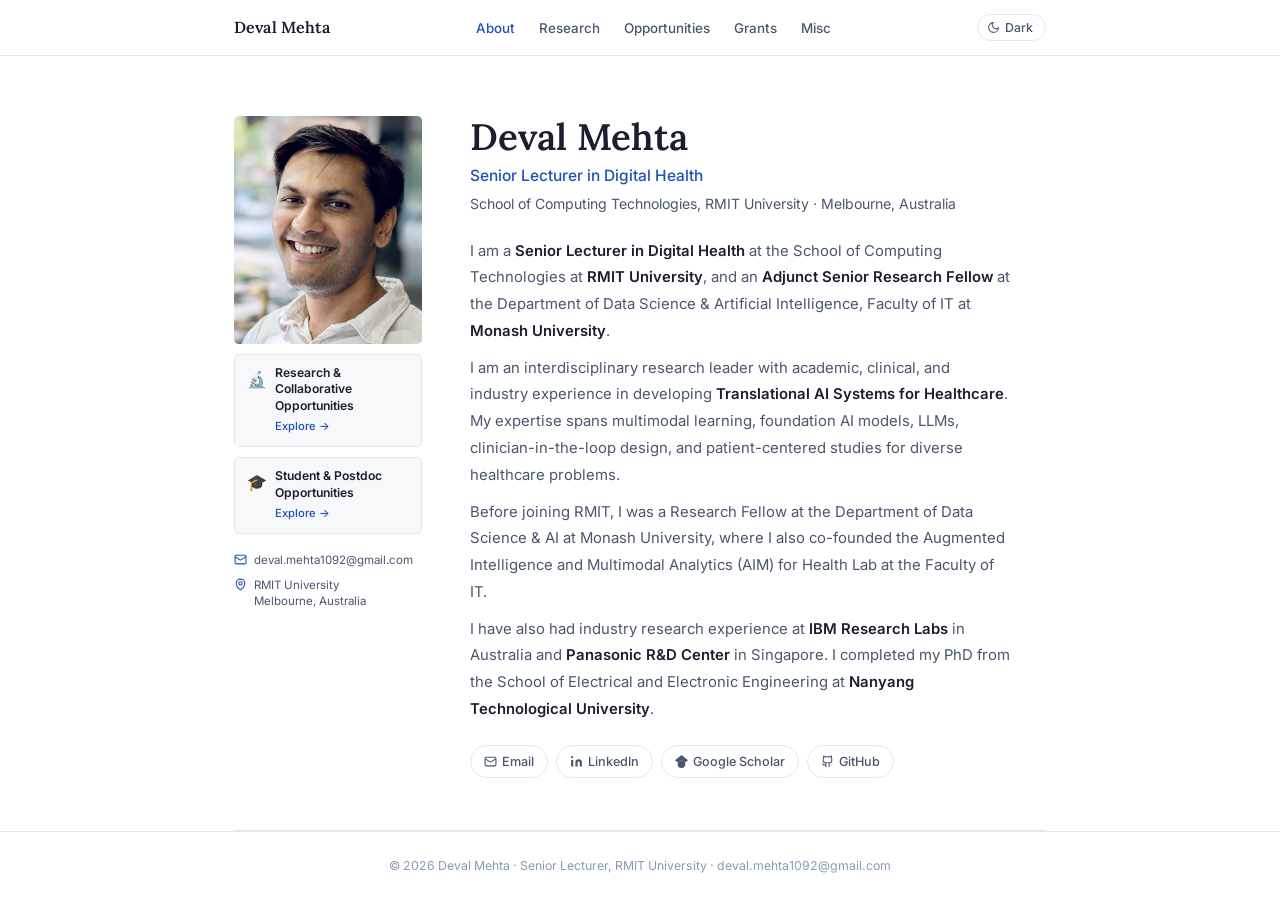
<file: index.html>
<!DOCTYPE html>
<html lang="en" data-theme="light">
<head>
<meta charset="UTF-8"><meta name="viewport" content="width=device-width, initial-scale=1.0">
<meta name="description" content="Deval Mehta, PhD — Senior Lecturer in Digital Health at RMIT University. AI for Healthcare research.">
<title>About | Deval Mehta</title>
<script>(function(){var t=localStorage.getItem('theme');if(t)document.documentElement.setAttribute('data-theme',t);})()</script>
<link rel="preconnect" href="https://fonts.googleapis.com"><link rel="preconnect" href="https://fonts.gstatic.com" crossorigin>
<link href="https://fonts.googleapis.com/css2?family=Inter:wght@400;500;600&family=Lora:ital,wght@0,600;1,400&display=swap" rel="stylesheet">
<link rel="stylesheet" href="style.css">
</head><body>
<nav class="nav"><div class="nav-inner"><a href="index.html" class="nav-brand">Deval Mehta</a><ul class="nav-links">
<li><a href="index.html" class="active">About</a></li>
<li><a href="research.html">Research</a></li>
<li><a href="opportunities.html">Opportunities</a></li>
<li><a href="grants.html">Grants</a></li>
<li><a href="misc.html">Misc</a></li>
</ul><div class="nav-right"><button class="theme-btn" id="theme-btn" onclick="toggleTheme()" aria-label="Toggle theme"><svg viewBox="0 0 24 24" fill="none" stroke="currentColor" stroke-width="2"><path d="M21 12.79A9 9 0 1 1 11.21 3 7 7 0 0 0 21 12.79z"/></svg><span>Dark</span></button><button class="nav-toggle" id="nav-btn" aria-label="Menu"><svg width="20" height="20" viewBox="0 0 24 24" fill="none" stroke="currentColor" stroke-width="2"><line x1="3" y1="6" x2="21" y2="6"/><line x1="3" y1="12" x2="21" y2="12"/><line x1="3" y1="18" x2="21" y2="18"/></svg></button></div></div></nav>
<div class="nav-drawer" id="nav-drawer">
<a href="index.html" class="active">About</a>
<a href="research.html">Research</a>
<a href="opportunities.html">Opportunities</a>
<a href="grants.html">Grants</a>
<a href="misc.html">Misc</a>
</div>
<main>
<div class="page">
  <section class="hero">
    <div class="hero-inner">

      <div class="hero-left">
        <div class="hero-photo">
          <div class="hero-img"><img src="profile.jpg" alt="Deval Mehta"></div>
        </div>
        <a href="research.html" class="hero-cta-sm">
          <span class="hero-cta-sm-icon">&#128300;</span>
          <div>
            <div class="hero-cta-sm-title">Research &amp; Collaborative Opportunities</div>
            <div class="hero-cta-sm-arr">Explore &rarr;</div>
          </div>
        </a>
        <a href="opportunities.html" class="hero-cta-sm">
          <span class="hero-cta-sm-icon">&#127891;</span>
          <div>
            <div class="hero-cta-sm-title">Student &amp; Postdoc Opportunities</div>
            <div class="hero-cta-sm-arr">Explore &rarr;</div>
          </div>
        </a>
        <!-- Email & Location fill remaining left-column space -->
        <div class="hero-contact">
          <div class="hero-contact-row">
            <svg viewBox="0 0 24 24" fill="none" stroke="currentColor" stroke-width="2"><rect x="2" y="4" width="20" height="16" rx="2"/><path d="m22 7-8.97 5.7a1.94 1.94 0 0 1-2.06 0L2 7"/></svg>
            <a href="mailto:deval.mehta1092@gmail.com">deval.mehta1092@gmail.com</a>
          </div>
          <div class="hero-contact-row">
            <svg viewBox="0 0 24 24" fill="none" stroke="currentColor" stroke-width="2"><path d="M20 10c0 6-8 12-8 12s-8-6-8-12a8 8 0 0 1 16 0Z"/><circle cx="12" cy="10" r="3"/></svg>
            <span>RMIT University<br>Melbourne, Australia</span>
          </div>
        </div>
      </div>

      <div class="hero-body">
        <h1 class="hero-name">Deval Mehta</h1>
        <p class="hero-role">Senior Lecturer in Digital Health</p>
        <p class="hero-affil">School of Computing Technologies, RMIT University &middot; Melbourne, Australia</p>
        <div class="hero-bio">
          <p>I am a <strong>Senior Lecturer in Digital Health</strong> at the School of Computing Technologies at <strong>RMIT University</strong>, and an <strong>Adjunct Senior Research Fellow</strong> at the Department of Data Science &amp; Artificial Intelligence, Faculty of IT at <strong>Monash University</strong>.</p>
          <p>I am an interdisciplinary research leader with academic, clinical, and industry experience in developing <strong>Translational AI Systems for Healthcare</strong>. My expertise spans multimodal learning, foundation AI models, LLMs, clinician-in-the-loop design, and patient-centered studies for diverse healthcare problems.</p>
          <p>Before joining RMIT, I was a Research Fellow at the Department of Data Science &amp; AI at Monash University, where I also co-founded the Augmented Intelligence and Multimodal Analytics (AIM) for Health Lab at the Faculty of IT.</p>
          <p>I have also had industry research experience at <strong>IBM Research Labs</strong> in Australia and <strong>Panasonic R&amp;D Center</strong> in Singapore. I completed my PhD from the School of Electrical and Electronic Engineering at <strong>Nanyang Technological University</strong>.</p>
        </div>
        <div class="hero-links">
          <a href="mailto:deval.mehta1092@gmail.com" class="hlink"><svg viewBox="0 0 24 24" fill="none" stroke="currentColor" stroke-width="2"><rect x="2" y="4" width="20" height="16" rx="2"/><path d="m22 7-8.97 5.7a1.94 1.94 0 0 1-2.06 0L2 7"/></svg>Email</a>
          <a href="https://linkedin.com/in/mehtadeval" target="_blank" class="hlink"><svg viewBox="0 0 24 24" fill="currentColor" stroke="none"><path d="M16 8a6 6 0 0 1 6 6v7h-4v-7a2 2 0 0 0-4 0v7h-4v-7a6 6 0 0 1 6-6zM2 9h4v12H2z"/><circle cx="4" cy="4" r="2"/></svg>LinkedIn</a>
          <a href="https://scholar.google.co.in/citations?user=bbyetzcAAAAJ&hl=en" target="_blank" class="hlink"><svg viewBox="0 0 24 24" fill="currentColor" stroke="none"><path d="M5.242 13.769 0 9.5 12 0l12 9.5-5.242 4.269C17.548 11.249 14.978 9.5 12 9.5c-2.977 0-5.548 1.748-6.758 4.269zM12 10a7 7 0 1 0 0 14 7 7 0 0 0 0-14z"/></svg>Google Scholar</a>
          <a href="https://github.com/deval-mehta" target="_blank" class="hlink"><svg viewBox="0 0 24 24" fill="none" stroke="currentColor" stroke-width="2"><path d="M15 22v-4a4.8 4.8 0 0 0-1-3.5c3 0 6-2 6-5.5.08-1.25-.27-2.48-1-3.5.28-1.15.28-2.35 0-3.5 0 0-1 0-3 1.5-2.64-.5-5.36-.5-8 0C6 2 5 2 5 2c-.3 1.15-.3 2.35 0 3.5A5.403 5.403 0 0 0 4 9c0 3.5 3 5.5 6 5.5-.39.49-.68 1.05-.85 1.65S9 17.23 9 18v4"/><path d="M9 18c-4.51 2-5-2-7-2"/></svg>GitHub</a>
        </div>
      </div>

    </div>
  </section>
</div>
</main>
<footer class="footer"><div class="page"><p>&copy; 2026 Deval Mehta &middot; Senior Lecturer, RMIT University &middot; <a href="mailto:deval.mehta1092@gmail.com">deval.mehta1092@gmail.com</a></p></div></footer>
<script>document.getElementById('nav-btn').addEventListener('click',()=>document.getElementById('nav-drawer').classList.toggle('open'));
var SUN='<svg viewBox="0 0 24 24" fill="none" stroke="currentColor" stroke-width="2"><circle cx="12" cy="12" r="4"/><path d="M12 2v2M12 20v2M4.93 4.93l1.41 1.41M17.66 17.66l1.41 1.41M2 12h2M20 12h2M6.34 17.66l-1.41 1.41M19.07 4.93l-1.41 1.41"/></svg><span>Light</span>';
var MOON='<svg viewBox="0 0 24 24" fill="none" stroke="currentColor" stroke-width="2"><path d="M21 12.79A9 9 0 1 1 11.21 3 7 7 0 0 0 21 12.79z"/></svg><span>Dark</span>';
function updateBtn(t){var b=document.getElementById('theme-btn');if(b)b.innerHTML=t==='dark'?SUN:MOON;}
function toggleTheme(){var c=document.documentElement.getAttribute('data-theme')||'light';var n=c==='dark'?'light':'dark';document.documentElement.setAttribute('data-theme',n);localStorage.setItem('theme',n);updateBtn(n);}
updateBtn(document.documentElement.getAttribute('data-theme')||'light');</script></body></html>
</file>
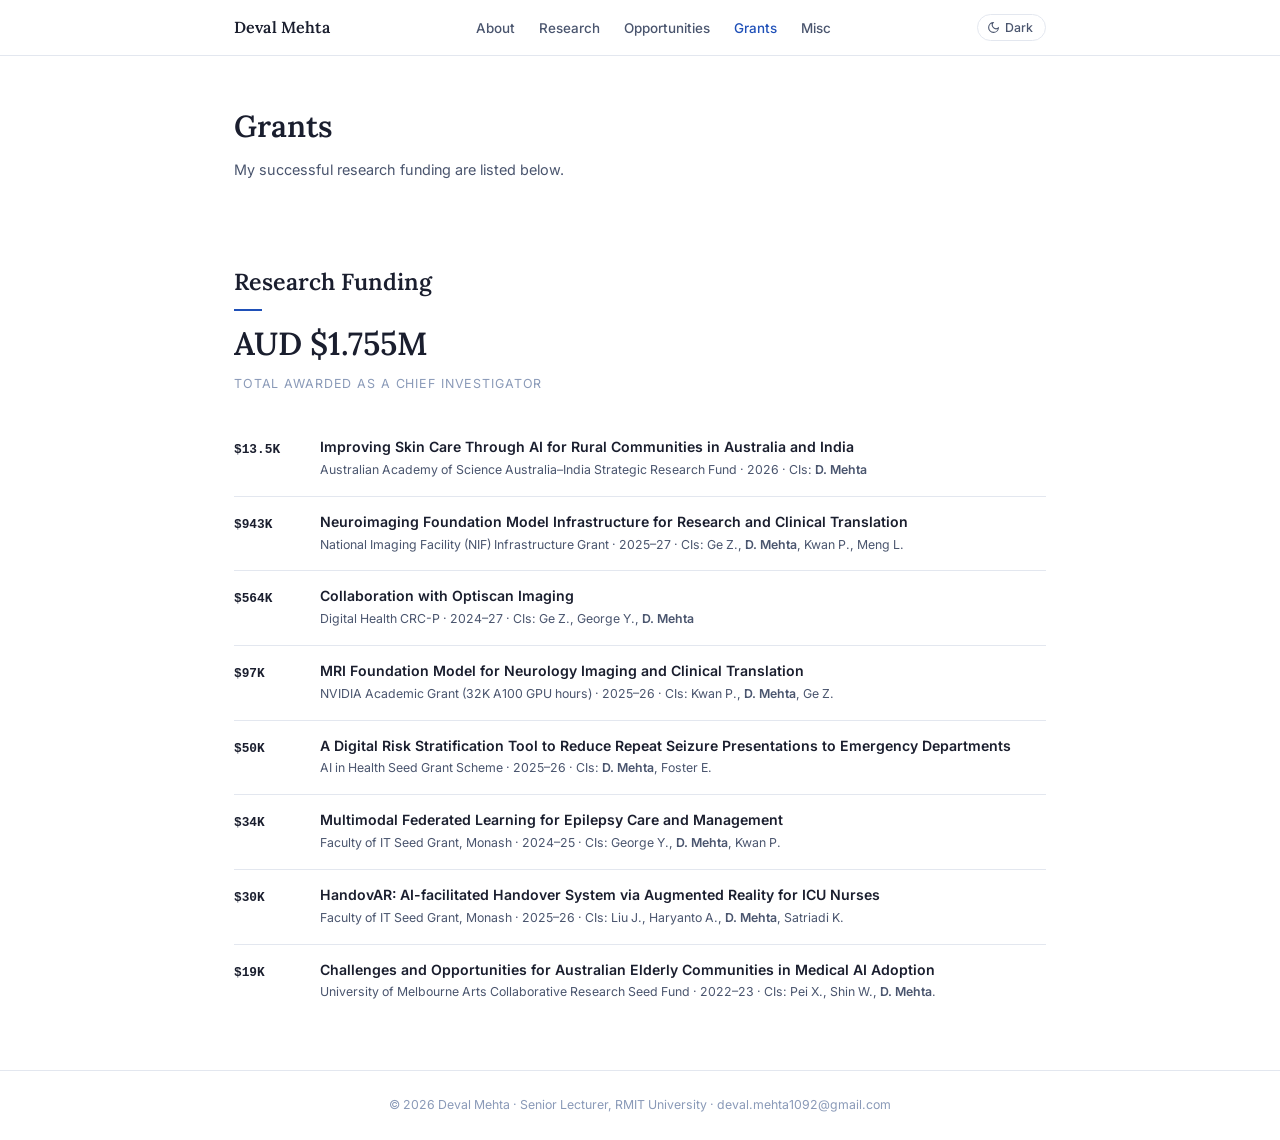
<file: grants.html>
<!DOCTYPE html>
<html lang="en" data-theme="light">
<head>
<meta charset="UTF-8"><meta name="viewport" content="width=device-width, initial-scale=1.0">
<meta name="description" content="Research grants and patents — Deval Mehta, RMIT University.">
<title>Research Funding | Deval Mehta</title>
<script>(function(){var t=localStorage.getItem('theme');if(t)document.documentElement.setAttribute('data-theme',t);})()</script>
<link rel="preconnect" href="https://fonts.googleapis.com"><link rel="preconnect" href="https://fonts.gstatic.com" crossorigin>
<link href="https://fonts.googleapis.com/css2?family=Inter:wght@400;500;600&family=Lora:ital,wght@0,600;1,400&display=swap" rel="stylesheet">
<link rel="stylesheet" href="style.css">
</head><body>
<nav class="nav"><div class="nav-inner"><a href="index.html" class="nav-brand">Deval Mehta</a><ul class="nav-links">
      <li><a href="index.html">About</a></li>
      <li><a href="research.html">Research</a></li>
      <li><a href="opportunities.html">Opportunities</a></li>
      <li><a href="grants.html" class="active">Grants</a></li>
      <li><a href="misc.html">Misc</a></li>
</ul><div class="nav-right"><button class="theme-btn" id="theme-btn" onclick="toggleTheme()" aria-label="Toggle theme"><svg viewBox="0 0 24 24" fill="none" stroke="currentColor" stroke-width="2"><path d="M21 12.79A9 9 0 1 1 11.21 3 7 7 0 0 0 21 12.79z"/></svg><span>Dark</span></button><button class="nav-toggle" id="nav-btn" aria-label="Menu"><svg width="20" height="20" viewBox="0 0 24 24" fill="none" stroke="currentColor" stroke-width="2"><line x1="3" y1="6" x2="21" y2="6"/><line x1="3" y1="12" x2="21" y2="12"/><line x1="3" y1="18" x2="21" y2="18"/></svg></button></div></div></nav>
<div class="nav-drawer" id="nav-drawer">
  <a href="index.html">About</a>
  <a href="research.html">Research</a>
  <a href="opportunities.html">Opportunities</a>
  <a href="grants.html" class="active">Grants</a>
  <a href="misc.html">Misc</a>
</div>
<main><div class="page">
<div class="page-hdr"><h1>Grants</h1><p>My successful research funding are listed below.</p></div>
<section class="sec">
<h2 class="sec-title">Research Funding</h2>
<div style="margin-bottom:28px"><div class="grants-total">AUD $1.755M</div><div class="grants-sub">Total awarded as a Chief Investigator</div></div>
<div class="grant-row"><div class="grant-amt">$13.5K</div><div><div class="grant-title">Improving Skin Care Through AI for Rural Communities in Australia and India</div><div class="grant-meta">Australian Academy of Science Australia&ndash;India Strategic Research Fund &middot; 2026 &middot; CIs: <strong>D. Mehta</strong></div></div></div>
<div class="grant-row"><div class="grant-amt">$943K</div><div><div class="grant-title">Neuroimaging Foundation Model Infrastructure for Research and Clinical Translation</div><div class="grant-meta">National Imaging Facility (NIF) Infrastructure Grant &middot; 2025&ndash;27 &middot; CIs: Ge Z., <strong>D. Mehta</strong>, Kwan P., Meng L.</div></div></div>
<div class="grant-row"><div class="grant-amt">$564K</div><div><div class="grant-title">Collaboration with Optiscan Imaging</div><div class="grant-meta">Digital Health CRC-P &middot; 2024&ndash;27 &middot; CIs: Ge Z., George Y., <strong>D. Mehta</strong></div></div></div>
<div class="grant-row"><div class="grant-amt">$97K</div><div><div class="grant-title">MRI Foundation Model for Neurology Imaging and Clinical Translation</div><div class="grant-meta">NVIDIA Academic Grant (32K A100 GPU hours) &middot; 2025&ndash;26 &middot; CIs: Kwan P., <strong>D. Mehta</strong>, Ge Z.</div></div></div>
<div class="grant-row"><div class="grant-amt">$50K</div><div><div class="grant-title">A Digital Risk Stratification Tool to Reduce Repeat Seizure Presentations to Emergency Departments</div><div class="grant-meta">AI in Health Seed Grant Scheme &middot; 2025&ndash;26 &middot; CIs: <strong>D. Mehta</strong>, Foster E.</div></div></div>
<div class="grant-row"><div class="grant-amt">$34K</div><div><div class="grant-title">Multimodal Federated Learning for Epilepsy Care and Management</div><div class="grant-meta">Faculty of IT Seed Grant, Monash &middot; 2024&ndash;25 &middot; CIs: George Y., <strong>D. Mehta</strong>, Kwan P.</div></div></div>
<div class="grant-row"><div class="grant-amt">$30K</div><div><div class="grant-title">HandovAR: AI-facilitated Handover System via Augmented Reality for ICU Nurses</div><div class="grant-meta">Faculty of IT Seed Grant, Monash &middot; 2025&ndash;26 &middot; CIs: Liu J., Haryanto A., <strong>D. Mehta</strong>, Satriadi K.</div></div></div>
<div class="grant-row"><div class="grant-amt">$19K</div><div><div class="grant-title">Challenges and Opportunities for Australian Elderly Communities in Medical AI Adoption</div><div class="grant-meta">University of Melbourne Arts Collaborative Research Seed Fund &middot; 2022&ndash;23 &middot; CIs: Pei X., Shin W., <strong>D. Mehta</strong>. </div></div></div>
</section>
</div></main><footer class="footer"><div class="page"><p>&copy; 2026 Deval Mehta &middot; Senior Lecturer, RMIT University &middot; <a href="mailto:deval.mehta1092@gmail.com">deval.mehta1092@gmail.com</a></p></div></footer>
<script>document.getElementById('nav-btn').addEventListener('click',()=>document.getElementById('nav-drawer').classList.toggle('open'));
var SUN='<svg viewBox="0 0 24 24" fill="none" stroke="currentColor" stroke-width="2"><circle cx="12" cy="12" r="4"/><path d="M12 2v2M12 20v2M4.93 4.93l1.41 1.41M17.66 17.66l1.41 1.41M2 12h2M20 12h2M6.34 17.66l-1.41 1.41M19.07 4.93l-1.41 1.41"/></svg><span>Light</span>';
var MOON='<svg viewBox="0 0 24 24" fill="none" stroke="currentColor" stroke-width="2"><path d="M21 12.79A9 9 0 1 1 11.21 3 7 7 0 0 0 21 12.79z"/></svg><span>Dark</span>';
function updateBtn(t){var b=document.getElementById('theme-btn');if(b)b.innerHTML=t==='dark'?SUN:MOON;}
function toggleTheme(){var c=document.documentElement.getAttribute('data-theme')||'light';var n=c==='dark'?'light':'dark';document.documentElement.setAttribute('data-theme',n);localStorage.setItem('theme',n);updateBtn(n);}
updateBtn(document.documentElement.getAttribute('data-theme')||'light');</script></body></html>
</file>
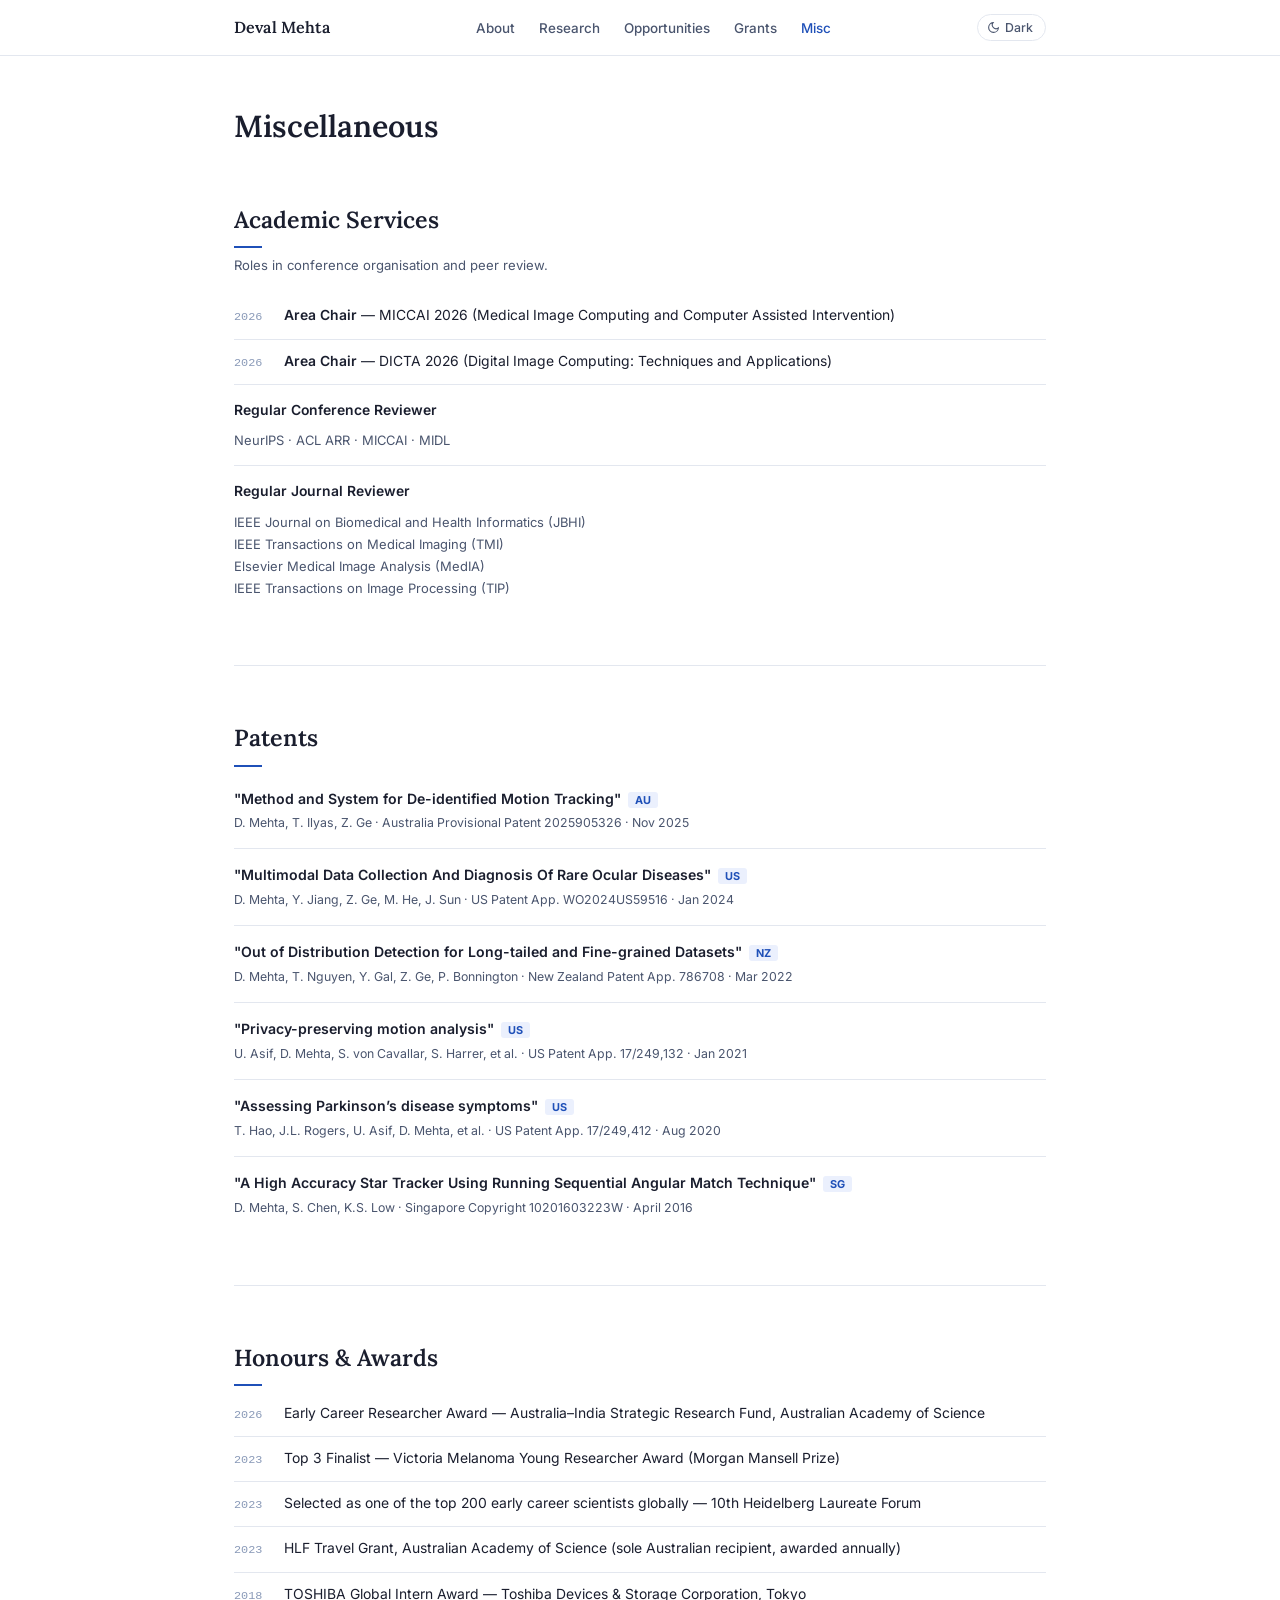
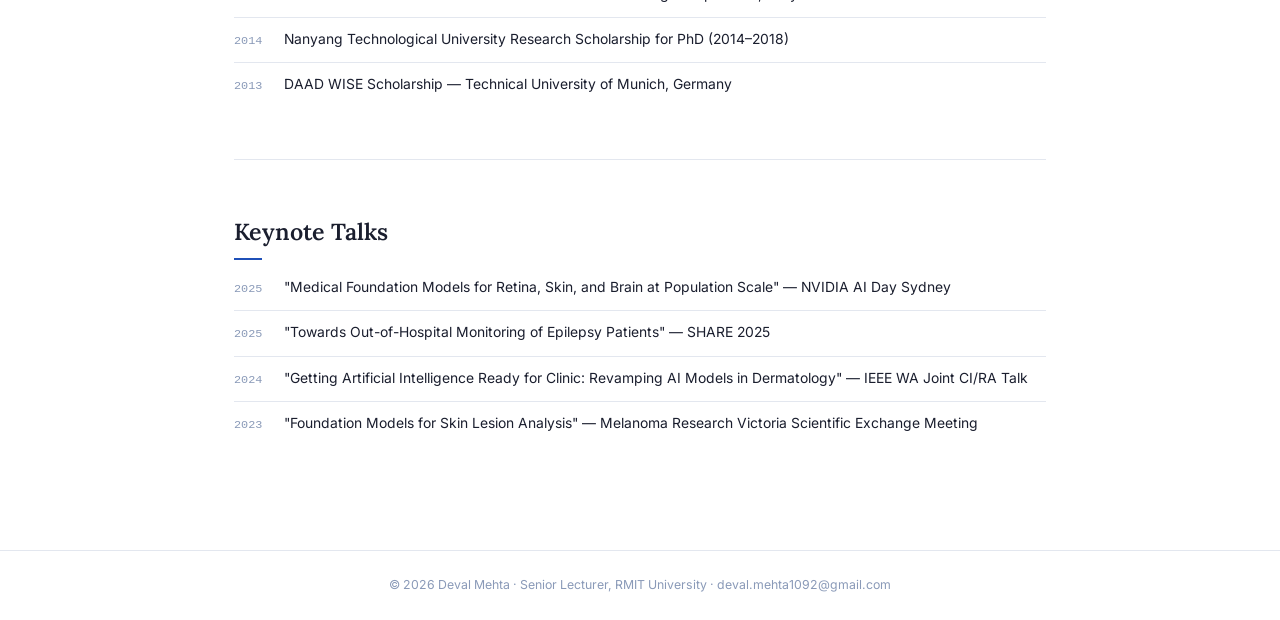
<file: misc.html>
<!DOCTYPE html>
<html lang="en" data-theme="light">
<head>
<meta charset="UTF-8"><meta name="viewport" content="width=device-width, initial-scale=1.0">
<meta name="description" content="Academic services, patents, honours, and keynote talks — Deval Mehta, RMIT University.">
<title>Miscellaneous | Deval Mehta</title>
<script>(function(){var t=localStorage.getItem('theme');if(t)document.documentElement.setAttribute('data-theme',t);})()</script>
<link rel="preconnect" href="https://fonts.googleapis.com"><link rel="preconnect" href="https://fonts.gstatic.com" crossorigin>
<link href="https://fonts.googleapis.com/css2?family=Inter:wght@400;500;600&family=Lora:ital,wght@0,600;1,400&display=swap" rel="stylesheet">
<link rel="stylesheet" href="style.css">
</head><body>
<nav class="nav"><div class="nav-inner"><a href="index.html" class="nav-brand">Deval Mehta</a><ul class="nav-links">
<li><a href="index.html">About</a></li>
<li><a href="research.html">Research</a></li>
<li><a href="opportunities.html">Opportunities</a></li>
<li><a href="grants.html">Grants</a></li>
<li><a href="misc.html" class="active">Misc</a></li>
</ul><div class="nav-right"><button class="theme-btn" id="theme-btn" onclick="toggleTheme()" aria-label="Toggle theme"><svg viewBox="0 0 24 24" fill="none" stroke="currentColor" stroke-width="2"><path d="M21 12.79A9 9 0 1 1 11.21 3 7 7 0 0 0 21 12.79z"/></svg><span>Dark</span></button><button class="nav-toggle" id="nav-btn" aria-label="Menu"><svg width="20" height="20" viewBox="0 0 24 24" fill="none" stroke="currentColor" stroke-width="2"><line x1="3" y1="6" x2="21" y2="6"/><line x1="3" y1="12" x2="21" y2="12"/><line x1="3" y1="18" x2="21" y2="18"/></svg></button></div></div></nav>
<div class="nav-drawer" id="nav-drawer">
<a href="index.html">About</a>
<a href="research.html">Research</a>
<a href="opportunities.html">Opportunities</a>
<a href="grants.html">Grants</a>
<a href="misc.html" class="active">Misc</a>
</div>
<main><div class="page">
<div class="page-hdr"><h1>Miscellaneous</h1></div>
<div style="padding:20px 0 52px">

  <!-- ── Academic Services ── -->
  <section class="sec" style="padding-top:0">
    <h2 class="sec-title">Academic Services</h2>

    <p style="font-size:.82rem;color:var(--text-2);margin-bottom:18px">Roles in conference organisation and peer review.</p>

    <div class="award-row">
      <div class="award-yr">2026</div>
      <div class="award-txt"><strong>Area Chair</strong> &mdash; MICCAI 2026 (Medical Image Computing and Computer Assisted Intervention)</div>
    </div>
    <div class="award-row">
      <div class="award-yr">2026</div>
      <div class="award-txt"><strong>Area Chair</strong> &mdash; DICTA 2026 (Digital Image Computing: Techniques and Applications)</div>
    </div>

    <div style="padding:14px 0;border-bottom:1px solid var(--border)">
      <div style="font-size:.87rem;font-weight:600;color:var(--text);margin-bottom:7px">Regular Conference Reviewer</div>
      <div style="font-size:.81rem;color:var(--text-2);line-height:1.7">
        NeurIPS &middot; ACL ARR &middot; MICCAI &middot; MIDL
      </div>
    </div>

    <div style="padding:14px 0">
      <div style="font-size:.87rem;font-weight:600;color:var(--text);margin-bottom:7px">Regular Journal Reviewer</div>
      <div style="font-size:.81rem;color:var(--text-2);line-height:1.7">
        IEEE Journal on Biomedical and Health Informatics (JBHI)<br>
        IEEE Transactions on Medical Imaging (TMI)<br>
        Elsevier Medical Image Analysis (MedIA)<br>
        IEEE Transactions on Image Processing (TIP)
      </div>
    </div>
  </section>

  <!-- ── Patents ── -->
  <section class="sec">
    <h2 class="sec-title">Patents</h2>
    <div class="patent-row"><div class="patent-title">"Method and System for De-identified Motion Tracking"<span class="ptag">AU</span></div><div class="patent-meta">D. Mehta, T. Ilyas, Z. Ge &middot; Australia Provisional Patent 2025905326 &middot; Nov 2025</div></div>
    <div class="patent-row"><div class="patent-title">"Multimodal Data Collection And Diagnosis Of Rare Ocular Diseases"<span class="ptag">US</span></div><div class="patent-meta">D. Mehta, Y. Jiang, Z. Ge, M. He, J. Sun &middot; US Patent App. WO2024US59516 &middot; Jan 2024</div></div>
    <div class="patent-row"><div class="patent-title">"Out of Distribution Detection for Long-tailed and Fine-grained Datasets"<span class="ptag">NZ</span></div><div class="patent-meta">D. Mehta, T. Nguyen, Y. Gal, Z. Ge, P. Bonnington &middot; New Zealand Patent App. 786708 &middot; Mar 2022</div></div>
    <div class="patent-row"><div class="patent-title">"Privacy-preserving motion analysis"<span class="ptag">US</span></div><div class="patent-meta">U. Asif, D. Mehta, S. von Cavallar, S. Harrer, et al. &middot; US Patent App. 17/249,132 &middot; Jan 2021</div></div>
    <div class="patent-row"><div class="patent-title">"Assessing Parkinson&rsquo;s disease symptoms"<span class="ptag">US</span></div><div class="patent-meta">T. Hao, J.L. Rogers, U. Asif, D. Mehta, et al. &middot; US Patent App. 17/249,412 &middot; Aug 2020</div></div>
    <div class="patent-row"><div class="patent-title">"A High Accuracy Star Tracker Using Running Sequential Angular Match Technique"<span class="ptag">SG</span></div><div class="patent-meta">D. Mehta, S. Chen, K.S. Low &middot; Singapore Copyright 10201603223W &middot; April 2016</div></div>
  </section>

  <!-- ── Honours & Awards ── -->
  <section class="sec">
    <h2 class="sec-title">Honours &amp; Awards</h2>
    <div class="award-row"><div class="award-yr">2026</div><div class="award-txt">Early Career Researcher Award &mdash; Australia&ndash;India Strategic Research Fund, Australian Academy of Science</div></div>
    <div class="award-row"><div class="award-yr">2023</div><div class="award-txt">Top 3 Finalist &mdash; Victoria Melanoma Young Researcher Award (Morgan Mansell Prize)</div></div>
    <div class="award-row"><div class="award-yr">2023</div><div class="award-txt">Selected as one of the top 200 early career scientists globally &mdash; 10th Heidelberg Laureate Forum</div></div>
    <div class="award-row"><div class="award-yr">2023</div><div class="award-txt">HLF Travel Grant, Australian Academy of Science (sole Australian recipient, awarded annually)</div></div>
    <div class="award-row"><div class="award-yr">2018</div><div class="award-txt">TOSHIBA Global Intern Award &mdash; Toshiba Devices &amp; Storage Corporation, Tokyo</div></div>
    <div class="award-row"><div class="award-yr">2014</div><div class="award-txt">Nanyang Technological University Research Scholarship for PhD (2014&ndash;2018)</div></div>
    <div class="award-row"><div class="award-yr">2013</div><div class="award-txt">DAAD WISE Scholarship &mdash; Technical University of Munich, Germany</div></div>
  </section>

  <!-- ── Keynote Talks ── -->
  <section class="sec">
    <h2 class="sec-title">Keynote Talks</h2>
    <div class="award-row"><div class="award-yr">2025</div><div class="award-txt">"Medical Foundation Models for Retina, Skin, and Brain at Population Scale" &mdash; NVIDIA AI Day Sydney</div></div>
    <div class="award-row"><div class="award-yr">2025</div><div class="award-txt">"Towards Out-of-Hospital Monitoring of Epilepsy Patients" &mdash; SHARE 2025</div></div>
    <div class="award-row"><div class="award-yr">2024</div><div class="award-txt">"Getting Artificial Intelligence Ready for Clinic: Revamping AI Models in Dermatology" &mdash; IEEE WA Joint CI/RA Talk</div></div>
    <div class="award-row"><div class="award-yr">2023</div><div class="award-txt">"Foundation Models for Skin Lesion Analysis" &mdash; Melanoma Research Victoria Scientific Exchange Meeting</div></div>
  </section>

</div>
</div></main>
<footer class="footer"><div class="page"><p>&copy; 2026 Deval Mehta &middot; Senior Lecturer, RMIT University &middot; <a href="mailto:deval.mehta1092@gmail.com">deval.mehta1092@gmail.com</a></p></div></footer>
<script>document.getElementById('nav-btn').addEventListener('click',()=>document.getElementById('nav-drawer').classList.toggle('open'));
var SUN='<svg viewBox="0 0 24 24" fill="none" stroke="currentColor" stroke-width="2"><circle cx="12" cy="12" r="4"/><path d="M12 2v2M12 20v2M4.93 4.93l1.41 1.41M17.66 17.66l1.41 1.41M2 12h2M20 12h2M6.34 17.66l-1.41 1.41M19.07 4.93l-1.41 1.41"/></svg><span>Light</span>';
var MOON='<svg viewBox="0 0 24 24" fill="none" stroke="currentColor" stroke-width="2"><path d="M21 12.79A9 9 0 1 1 11.21 3 7 7 0 0 0 21 12.79z"/></svg><span>Dark</span>';
function updateBtn(t){var b=document.getElementById('theme-btn');if(b)b.innerHTML=t==='dark'?SUN:MOON;}
function toggleTheme(){var c=document.documentElement.getAttribute('data-theme')||'light';var n=c==='dark'?'light':'dark';document.documentElement.setAttribute('data-theme',n);localStorage.setItem('theme',n);updateBtn(n);}
updateBtn(document.documentElement.getAttribute('data-theme')||'light');</script></body></html>
</file>
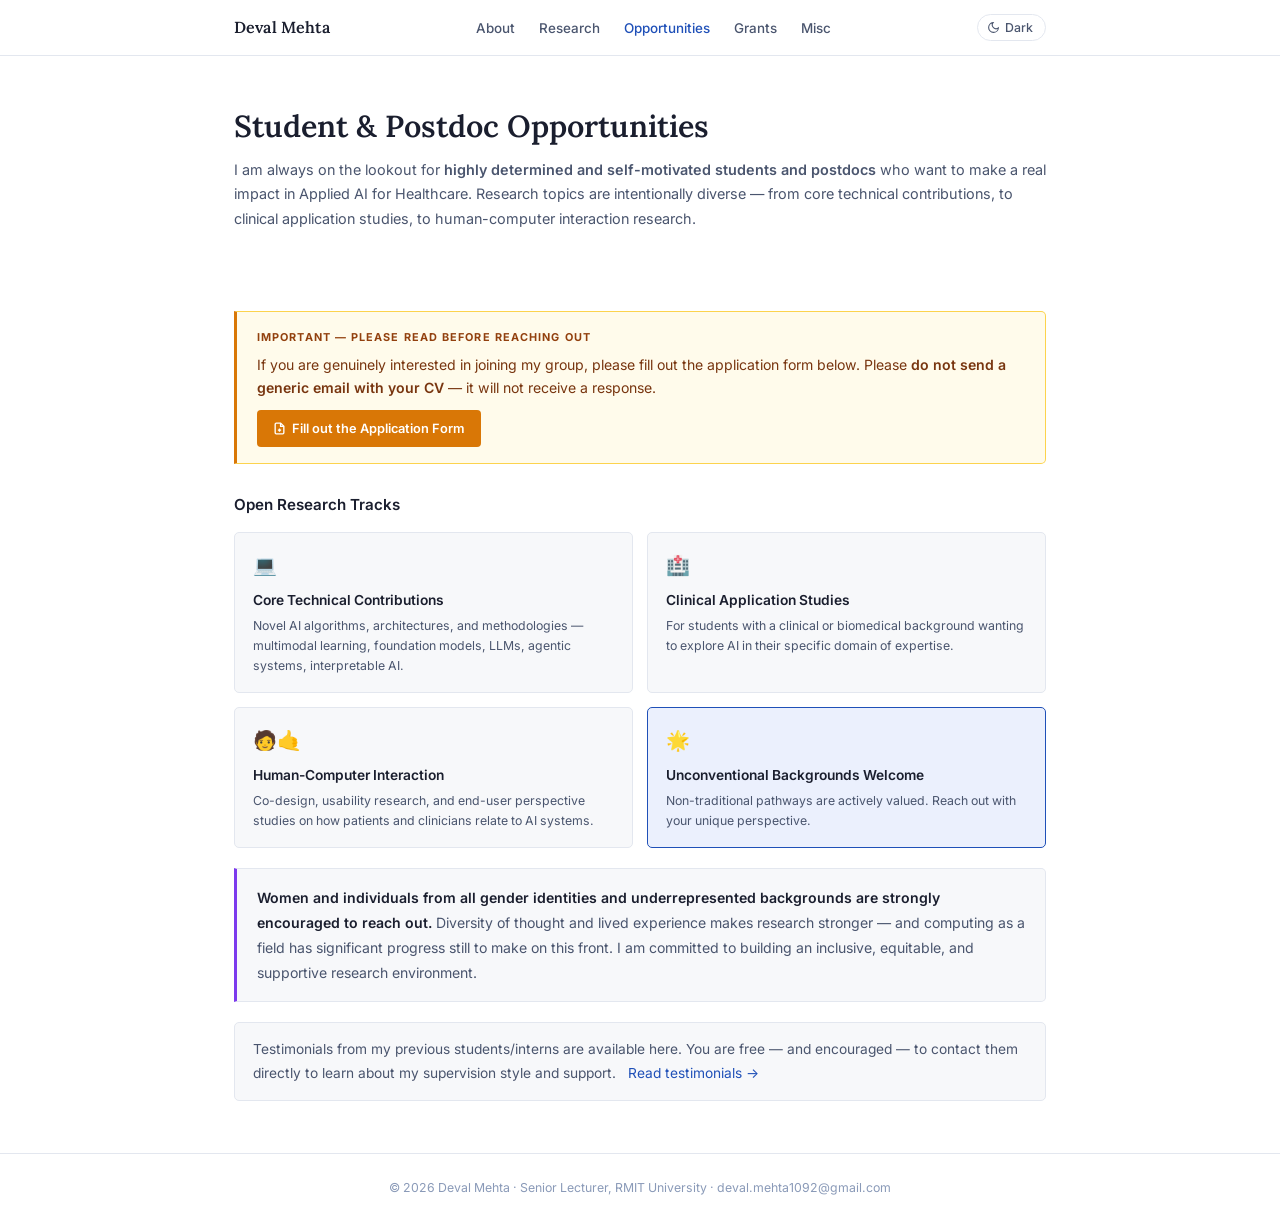
<file: opportunities.html>
<!DOCTYPE html>
<html lang="en" data-theme="light">
<head>
<meta charset="UTF-8"><meta name="viewport" content="width=device-width, initial-scale=1.0">
<meta name="description" content="Student and postdoc opportunities — Deval Mehta, RMIT University.">
<title>Opportunities | Deval Mehta</title>
<script>(function(){var t=localStorage.getItem('theme');if(t)document.documentElement.setAttribute('data-theme',t);})()</script>
<link rel="preconnect" href="https://fonts.googleapis.com"><link rel="preconnect" href="https://fonts.gstatic.com" crossorigin>
<link href="https://fonts.googleapis.com/css2?family=Inter:wght@400;500;600&family=Lora:ital,wght@0,600;1,400&display=swap" rel="stylesheet">
<link rel="stylesheet" href="style.css">
</head><body>
<nav class="nav"><div class="nav-inner"><a href="index.html" class="nav-brand">Deval Mehta</a><ul class="nav-links">
      <li><a href="index.html">About</a></li>
      <li><a href="research.html">Research</a></li>
      <li><a href="opportunities.html" class="active">Opportunities</a></li>
      <li><a href="grants.html">Grants</a></li>
      <li><a href="misc.html">Misc</a></li>
</ul><div class="nav-right"><button class="theme-btn" id="theme-btn" onclick="toggleTheme()" aria-label="Toggle theme"><svg viewBox="0 0 24 24" fill="none" stroke="currentColor" stroke-width="2"><path d="M21 12.79A9 9 0 1 1 11.21 3 7 7 0 0 0 21 12.79z"/></svg><span>Dark</span></button><button class="nav-toggle" id="nav-btn" aria-label="Menu"><svg width="20" height="20" viewBox="0 0 24 24" fill="none" stroke="currentColor" stroke-width="2"><line x1="3" y1="6" x2="21" y2="6"/><line x1="3" y1="12" x2="21" y2="12"/><line x1="3" y1="18" x2="21" y2="18"/></svg></button></div></div></nav>
<div class="nav-drawer" id="nav-drawer">
  <a href="index.html">About</a>
  <a href="research.html">Research</a>
  <a href="opportunities.html" class="active">Opportunities</a>
  <a href="grants.html">Grants</a>
  <a href="misc.html">Misc</a>
</div>
<main><div class="page">
<div class="page-hdr">
  <h1>Student &amp; Postdoc Opportunities</h1>
  <p>I am always on the lookout for <strong>highly determined and self-motivated students and postdocs</strong> who want to make a real impact in Applied AI for Healthcare. Research topics are intentionally diverse &mdash; from core technical contributions, to clinical application studies, to human-computer interaction research.</p>
</div>

<section class="sec">
<div class="notice">
  <div class="notice-lbl">Important &mdash; Please Read Before Reaching Out</div>
  <div class="notice-body">
    <p>If you are genuinely interested in joining my group, please fill out the application form below. Please <strong>do not send a generic email with your CV</strong> &mdash; it will not receive a response.</p>
    <!-- Replace href="#" with your Google Form URL -->
    <a href="https://docs.google.com/forms/d/e/1FAIpQLSco2RbaDHOCl6NIzypSeErC5w7c8aHpU9VQHOWguhyXK_ao0g/viewform?usp=header" target="_blank" class="form-btn">
      <svg width="13" height="13" viewBox="0 0 24 24" fill="none" stroke="currentColor" stroke-width="2.5"><path d="M14 2H6a2 2 0 0 0-2 2v16a2 2 0 0 0 2 2h12a2 2 0 0 0 2-2V8z"/><polyline points="14 2 14 8 20 8"/><line x1="12" y1="12" x2="12" y2="18"/><line x1="9" y1="15" x2="15" y2="15"/></svg>
      Fill out the Application Form
    </a>
  </div>
</div>

<h3 style="font-size:.95rem;font-weight:600;color:var(--text);margin-bottom:14px">Open Research Tracks</h3>
<div class="track-grid">
  <div class="track"><div class="track-icon">&#128187;</div><div class="track-title">Core Technical Contributions</div><div class="track-desc">Novel AI algorithms, architectures, and methodologies &mdash; multimodal learning, foundation models, LLMs, agentic systems, interpretable AI.</div></div>
  <div class="track"><div class="track-icon">&#127973;&#65039;</div><div class="track-title">Clinical Application Studies</div><div class="track-desc">For students with a clinical or biomedical background wanting to explore AI in their specific domain of expertise.</div></div>
  <div class="track"><div class="track-icon">&#129489;&#8205;&#129305;</div><div class="track-title">Human-Computer Interaction</div><div class="track-desc">Co-design, usability research, and end-user perspective studies on how patients and clinicians relate to AI systems.</div></div>
  <div class="track accent"><div class="track-icon">&#127775;</div><div class="track-title">Unconventional Backgrounds Welcome</div><div class="track-desc">Non-traditional pathways are actively valued. Reach out with your unique perspective.</div></div>
</div>

<div class="diversity">
  <strong>Women and individuals from all gender identities and underrepresented backgrounds are strongly encouraged to reach out.</strong> Diversity of thought and lived experience makes research stronger &mdash; and computing as a field has significant progress still to make on this front. I am committed to building an inclusive, equitable, and supportive research environment.
</div>
<div class="testi">
  Testimonials from my previous students/interns are available here. You are free &mdash; and encouraged &mdash; to contact them directly to learn about my supervision style and support.
  <!-- Replace href="#" with your testimonials page URL -->
  &nbsp;<a href="https://www.linkedin.com/in/mehtadeval/details/recommendations/?detailScreenTabIndex=0" target="_blank"> Read testimonials &rarr;</a>
</div>
</section>

</div></main><footer class="footer"><div class="page"><p>&copy; 2026 Deval Mehta &middot; Senior Lecturer, RMIT University &middot; <a href="mailto:deval.mehta1092@gmail.com">deval.mehta1092@gmail.com</a></p></div></footer>
<script>document.getElementById('nav-btn').addEventListener('click',()=>document.getElementById('nav-drawer').classList.toggle('open'));
var SUN='<svg viewBox="0 0 24 24" fill="none" stroke="currentColor" stroke-width="2"><circle cx="12" cy="12" r="4"/><path d="M12 2v2M12 20v2M4.93 4.93l1.41 1.41M17.66 17.66l1.41 1.41M2 12h2M20 12h2M6.34 17.66l-1.41 1.41M19.07 4.93l-1.41 1.41"/></svg><span>Light</span>';
var MOON='<svg viewBox="0 0 24 24" fill="none" stroke="currentColor" stroke-width="2"><path d="M21 12.79A9 9 0 1 1 11.21 3 7 7 0 0 0 21 12.79z"/></svg><span>Dark</span>';
function updateBtn(t){var b=document.getElementById('theme-btn');if(b)b.innerHTML=t==='dark'?SUN:MOON;}
function toggleTheme(){var c=document.documentElement.getAttribute('data-theme')||'light';var n=c==='dark'?'light':'dark';document.documentElement.setAttribute('data-theme',n);localStorage.setItem('theme',n);updateBtn(n);}
updateBtn(document.documentElement.getAttribute('data-theme')||'light');</script></body></html>
</file>
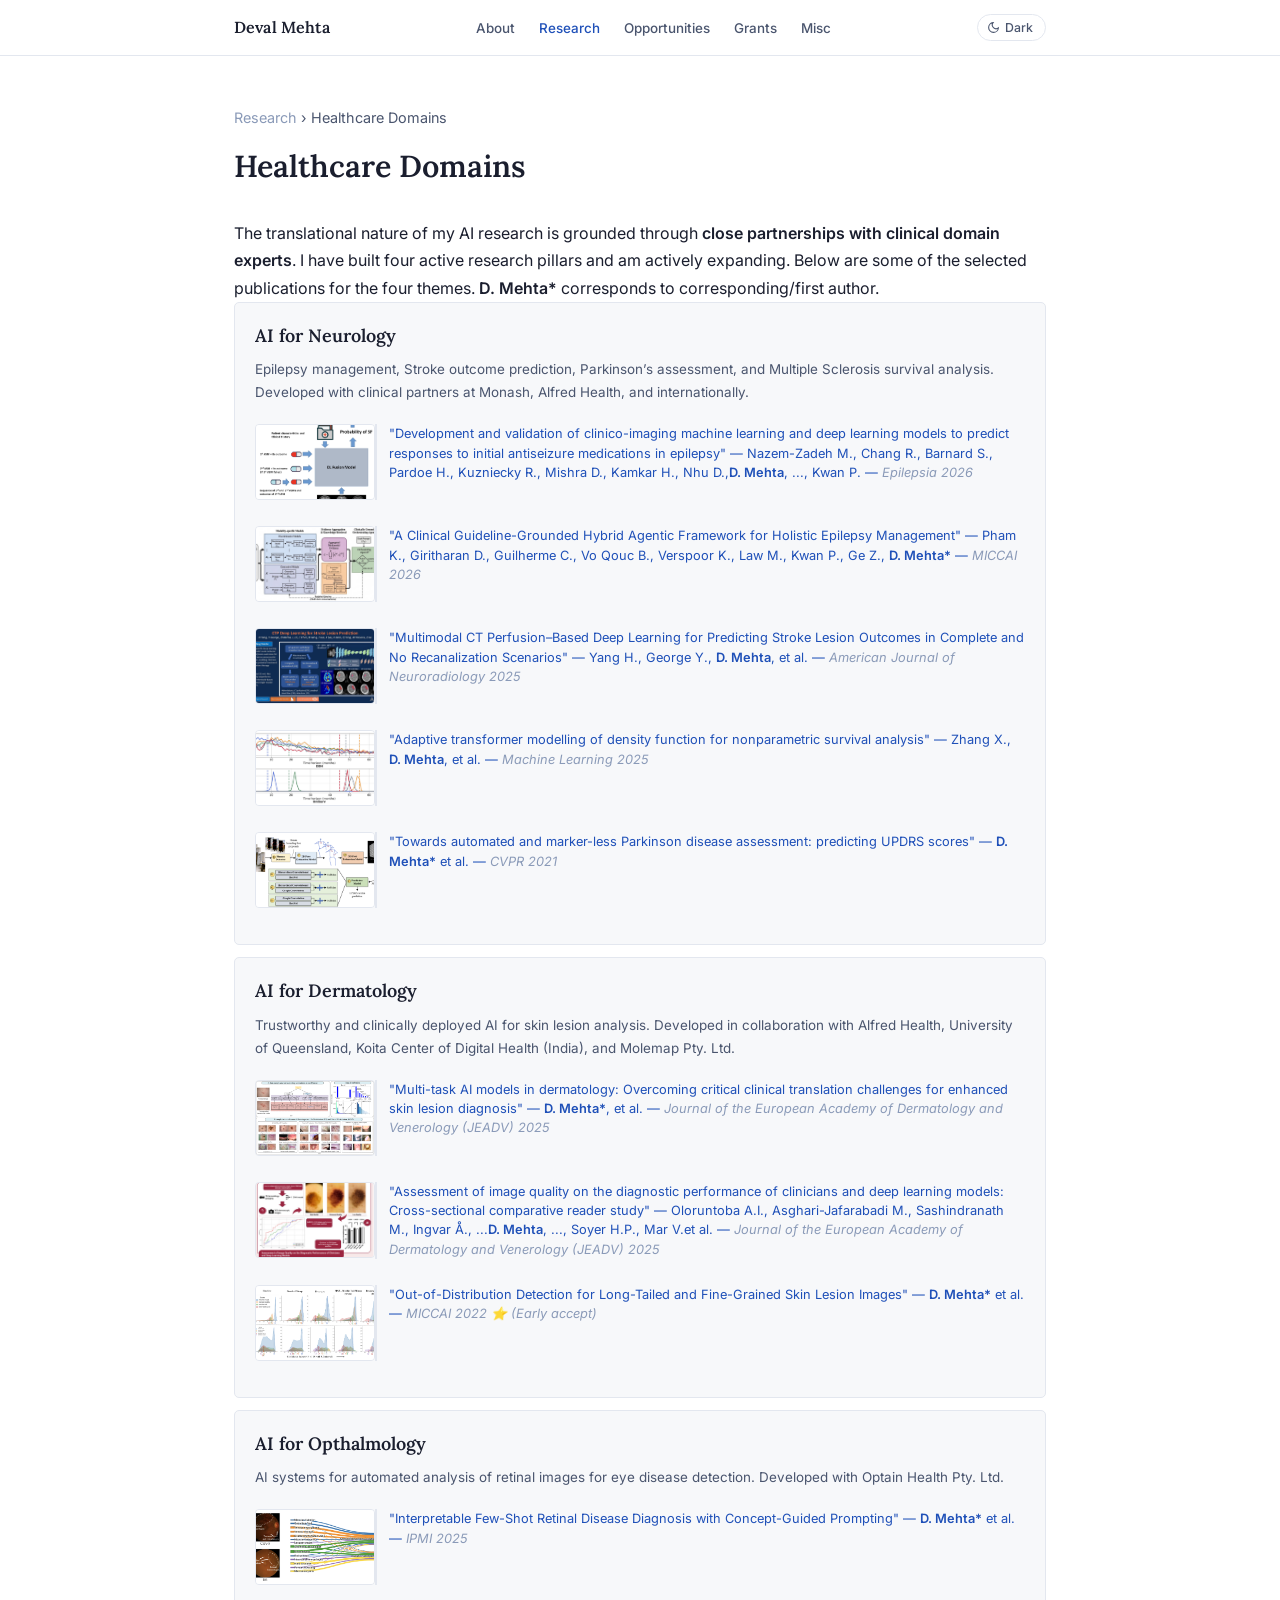
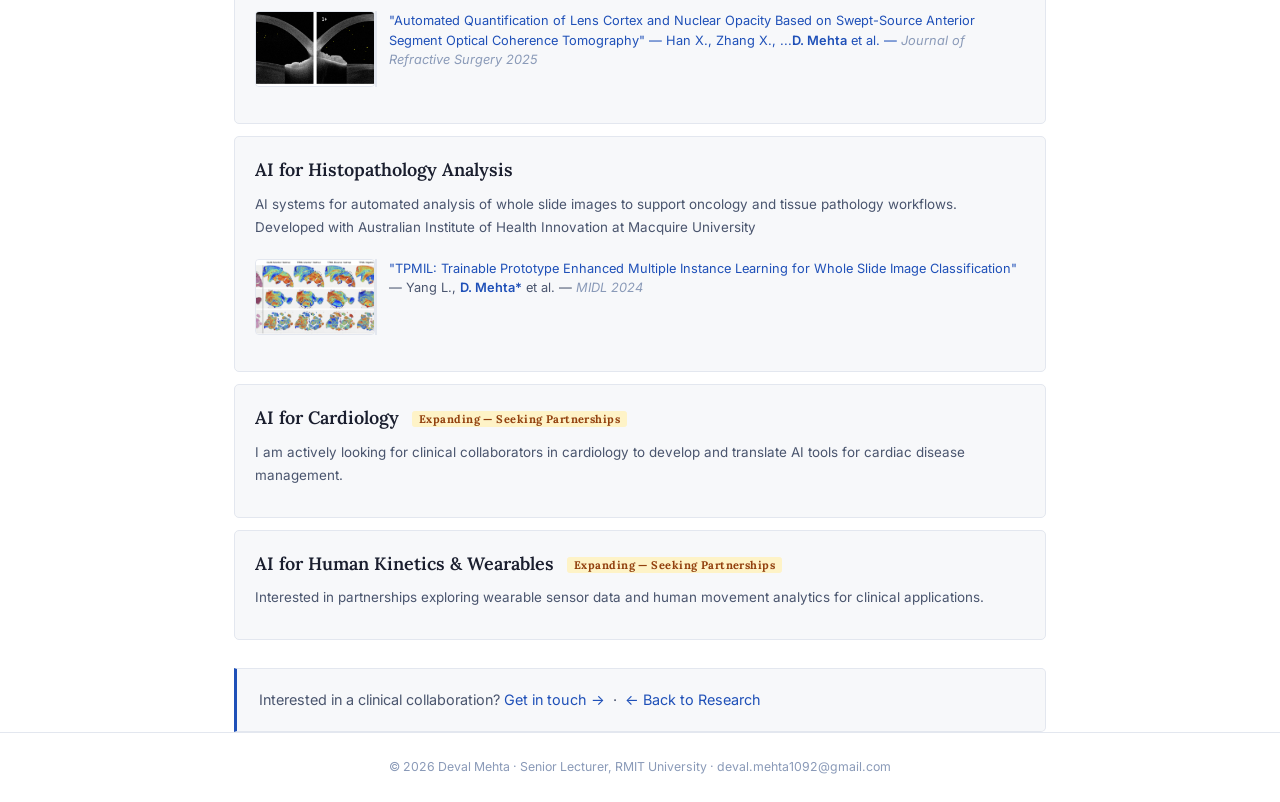
<file: research-healthcare.html>
<!DOCTYPE html>
<html lang="en" data-theme="light">
<head>
<meta charset="UTF-8"><meta name="viewport" content="width=device-width, initial-scale=1.0">
<meta name="description" content="Healthcare AI: neurology, dermatology, histopathology, hospital settings — Deval Mehta.">
<title>Healthcare Domains — Research | Deval Mehta</title>
<script>(function(){var t=localStorage.getItem('theme');if(t)document.documentElement.setAttribute('data-theme',t);})()</script>
<link rel="preconnect" href="https://fonts.googleapis.com"><link rel="preconnect" href="https://fonts.gstatic.com" crossorigin>
<link href="https://fonts.googleapis.com/css2?family=Inter:wght@400;500;600&family=Lora:ital,wght@0,600;1,400&display=swap" rel="stylesheet">
<link rel="stylesheet" href="style.css">
</head><body>
<nav class="nav"><div class="nav-inner"><a href="index.html" class="nav-brand">Deval Mehta</a><ul class="nav-links">
      <li><a href="index.html">About</a></li>
      <li><a href="research.html" class="active">Research</a></li>
      <li><a href="opportunities.html">Opportunities</a></li>
      <li><a href="grants.html">Grants</a></li>
      <li><a href="misc.html">Misc</a></li>
</ul><div class="nav-right"><button class="theme-btn" id="theme-btn" onclick="toggleTheme()" aria-label="Toggle theme"><svg viewBox="0 0 24 24" fill="none" stroke="currentColor" stroke-width="2"><path d="M21 12.79A9 9 0 1 1 11.21 3 7 7 0 0 0 21 12.79z"/></svg><span>Dark</span></button><button class="nav-toggle" id="nav-btn" aria-label="Menu"><svg width="20" height="20" viewBox="0 0 24 24" fill="none" stroke="currentColor" stroke-width="2"><line x1="3" y1="6" x2="21" y2="6"/><line x1="3" y1="12" x2="21" y2="12"/><line x1="3" y1="18" x2="21" y2="18"/></svg></button></div></div></nav>
<div class="nav-drawer" id="nav-drawer">
  <a href="index.html">About</a>
  <a href="research.html" class="active">Research</a>
  <a href="opportunities.html">Opportunities</a>
  <a href="grants.html">Grants</a>
  <a href="misc.html">Misc</a>
</div>
<main><div class="page">
<div class="page-hdr">
  <p class="breadcrumb"><a href="research.html">Research</a> &rsaquo; Healthcare Domains</p>
  <h1>Healthcare Domains</h1>
</div>
<p>The translational nature of my AI research is grounded through <strong>close partnerships with clinical domain experts</strong>. I have built four active research pillars and am actively expanding. Below are some of the selected publications for the four themes. <strong>D. Mehta*</strong> corresponds to corresponding/first author.</p>

<div class="area">
  <div class="area-title">AI for Neurology</div>
  <div class="area-desc">Epilepsy management, Stroke outcome prediction, Parkinson&rsquo;s assessment, and Multiple Sclerosis survival analysis. Developed with clinical partners at Monash, Alfred Health, and internationally.</div>
  <ul class="area-papers">
    <li class="paper-item">
        <div class="paper-thumb">
          <img src="img/research/epilepsia25.png" alt="">
        </div>
        <div class="paper-text">
          <a href="https://onlinelibrary.wiley.com/doi/epdf/10.1111/epi.18668" target="_blank">"Development and validation of clinico-imaging machine learning and deep learning models to predict responses to initial antiseizure medications in epilepsy" &mdash; Nazem-Zadeh M., Chang R., Barnard S., Pardoe H., Kuzniecky R., Mishra D., Kamkar H., Nhu D.,<strong>D. Mehta</strong>, ..., Kwan P. &mdash; <em>Epilepsia 2026</em>
        </div>
    </li>
    <li class="paper-item">
        <div class="paper-thumb">
          <img src="img/research/agentic-miccai26.png" alt="">
        </div>
        <div class="paper-text">
          <a href="https://www.medrxiv.org/content/10.64898/2026.03.17.26348205v1" target="_blank">"A Clinical Guideline-Grounded Hybrid Agentic Framework for Holistic Epilepsy Management" &mdash; Pham K., Giritharan D., Guilherme C., Vo Qouc B., Verspoor K., Law M., Kwan P., Ge Z., <strong>D. Mehta*</strong> &mdash; <em>MICCAI 2026</em>
        </div>
    </li>
    <li class="paper-item">
        <div class="paper-thumb">
          <img src="img/research/ajnr2025.jpg" alt="">
        </div>
        <div class="paper-text">
          <a href="https://www.ajnr.org/content/47/4/920.abstract" target="_blank">"Multimodal CT Perfusion–Based Deep Learning for Predicting Stroke Lesion Outcomes in Complete and No Recanalization Scenarios" &mdash; Yang H., George Y., <strong>D. Mehta</strong>, et al. &mdash; <em>American Journal of Neuroradiology 2025</em>
        </div>
    </li>
    <li class="paper-item">
        <div class="paper-thumb">
          <img src="img/research/ms-ml2025.png" alt="">
        </div>
        <div class="paper-text">
          <a href="https://link.springer.com/article/10.1007/s10994-024-06686-w" target="_blank">"Adaptive transformer modelling of density function for nonparametric survival analysis" &mdash; Zhang X., <strong>D. Mehta</strong>, et al. &mdash; <em>Machine Learning 2025</em>
        </div>
    </li>
    <li class="paper-item">
        <div class="paper-thumb">
          <img src="img/research/cvpr-parkinson.png" alt="">
        </div>
        <div class="paper-text">
          <a href="https://openaccess.thecvf.com/content/CVPR2021W/CVPM/html/Mehta_Towards_Automated_and_Marker-Less_Parkinson_Disease_Assessment_Predicting_UPDRS_Scores_CVPRW_2021_paper.html" target="_blank">"Towards automated and marker-less Parkinson disease assessment: predicting UPDRS scores" &mdash; <strong>D. Mehta*</strong> et al. &mdash; <em>CVPR 2021</em>
        </div>
    </li>
  </ul>
</div>

<div class="area">
  <div class="area-title">AI for Dermatology</div>
  <div class="area-desc">Trustworthy and clinically deployed AI for skin lesion analysis. Developed in collaboration with Alfred Health, University of Queensland, Koita Center of Digital Health (India), and Molemap Pty. Ltd.</div>
  <ul class="area-papers">
    <li class="paper-item">
        <div class="paper-thumb">
          <img src="img/research/hot-jeadv2025.png" alt="">
        </div>
        <div class="paper-text">
          <a href="https://onlinelibrary.wiley.com/doi/full/10.1111/jdv.20551" target="_blank">"Multi-task AI models in dermatology: Overcoming critical clinical translation challenges for enhanced skin lesion diagnosis" &mdash; <strong>D. Mehta*</strong>, et al. &mdash; <em>Journal of the European Academy of Dermatology and Venerology (JEADV) 2025</em>
        </div>
    </li>
    <li class="paper-item">
        <div class="paper-thumb">
          <img src="img/research/assess-jeadv2025.png" alt="">
        </div>
        <div class="paper-text">
          <a href="https://onlinelibrary.wiley.com/doi/abs/10.1111/jdv.20462" target="_blank">"Assessment of image quality on the diagnostic performance of clinicians and deep learning models: Cross-sectional comparative reader study" &mdash; Oloruntoba A.I., Asghari-Jafarabadi M., Sashindranath M., Ingvar Å., ...<strong>D. Mehta</strong>, ..., Soyer H.P., Mar V.et al. &mdash; <em>Journal of the European Academy of Dermatology and Venerology (JEADV) 2025</em>
        </div>
    </li>
    <li class="paper-item">
        <div class="paper-thumb">
          <img src="img/research/ood-miccai22.png" alt="">
        </div>
        <div class="paper-text">
          <a href="https://link.springer.com/chapter/10.1007/978-3-031-16431-6_69" target="_blank">"Out-of-Distribution Detection for Long-Tailed and Fine-Grained Skin Lesion Images" &mdash; <strong>D. Mehta*</strong> et al. &mdash; <em>MICCAI 2022 &#11088; (Early accept)</em>
        </div>
    </li>
  </ul>
</div>

<div class="area">
  <div class="area-title">AI for Opthalmology</div>
  <div class="area-desc">AI systems for automated analysis of retinal images for eye disease detection. Developed with Optain Health Pty. Ltd.</div>
  <ul class="area-papers">
    <li class="paper-item">
        <div class="paper-thumb">
          <img src="img/research/ipmi.png" alt="">
        </div>
        <div class="paper-text">
          <a href="https://link.springer.com/chapter/10.1007/978-3-031-96625-5_18" target="_blank">"Interpretable Few-Shot Retinal Disease Diagnosis with Concept-Guided Prompting" &mdash; <strong>D. Mehta*</strong> et al. &mdash; <em>IPMI 2025</em>
        </div>
    </li>
    <li class="paper-item">
        <div class="paper-thumb">
          <img src="img/research/lenscort-ajrs2025.png" alt="">
        </div>
        <div class="paper-text">
          <a href="https://link.springer.com/chapter/10.1007/978-3-031-96625-5_18" target="_blank">"Automated Quantification of Lens Cortex and Nuclear Opacity Based on Swept-Source Anterior Segment Optical Coherence Tomography" &mdash; Han X., Zhang X., ...<strong>D. Mehta</strong> et al. &mdash; <em>Journal of Refractive Surgery 2025</em>
        </div>
    </li>
  </ul>
</div>

<div class="area">
  <div class="area-title">AI for Histopathology Analysis</div>
  <div class="area-desc">AI systems for automated analysis of whole slide images to support oncology and tissue pathology workflows. Developed with Australian Institute of Health Innovation at Macquire University</div>
  <ul class="area-papers">
    <li class="paper-item">
        <div class="paper-thumb">
          <img src="img/research/tpmil-midl24.png" alt="">
        </div>
        <div class="paper-text">
          <a href="https://arxiv.org/abs/2305.00696" target="_blank">"TPMIL: Trainable Prototype Enhanced Multiple Instance Learning for Whole Slide Image Classification" </a> &mdash; Yang L., <strong>D. Mehta*</strong> et al. &mdash; <em>MIDL 2024</em>
        </div>
    </li>
  </ul>
</div>

<div class="area">
  <div class="area-title">AI for Cardiology <span class="seeking">Expanding &mdash; Seeking Partnerships</span></div>
  <div class="area-desc">I am actively looking for clinical collaborators in cardiology to develop and translate AI tools for cardiac disease management.</div>
</div>

<div class="area">
  <div class="area-title">AI for Human Kinetics &amp; Wearables <span class="seeking">Expanding &mdash; Seeking Partnerships</span></div>
  <div class="area-desc">Interested in partnerships exploring wearable sensor data and human movement analytics for clinical applications.</div>
</div>

<div class="collab-cta">
  Interested in a clinical collaboration? <a href="contact.html">Get in touch &rarr;</a> &nbsp;&middot;&nbsp; <a href="research.html">&larr; Back to Research</a>
</div>
</section>
</div></main>
<footer class="footer"><div class="page"><p>&copy; 2026 Deval Mehta &middot; Senior Lecturer, RMIT University &middot; <a href="mailto:deval.mehta1092@gmail.com">deval.mehta1092@gmail.com</a></p></div></footer>
<script>document.getElementById('nav-btn').addEventListener('click',()=>document.getElementById('nav-drawer').classList.toggle('open'));
var SUN='<svg viewBox="0 0 24 24" fill="none" stroke="currentColor" stroke-width="2"><circle cx="12" cy="12" r="4"/><path d="M12 2v2M12 20v2M4.93 4.93l1.41 1.41M17.66 17.66l1.41 1.41M2 12h2M20 12h2M6.34 17.66l-1.41 1.41M19.07 4.93l-1.41 1.41"/></svg><span>Light</span>';
var MOON='<svg viewBox="0 0 24 24" fill="none" stroke="currentColor" stroke-width="2"><path d="M21 12.79A9 9 0 1 1 11.21 3 7 7 0 0 0 21 12.79z"/></svg><span>Dark</span>';
function updateBtn(t){var b=document.getElementById('theme-btn');if(b)b.innerHTML=t==='dark'?SUN:MOON;}
function toggleTheme(){var c=document.documentElement.getAttribute('data-theme')||'light';var n=c==='dark'?'light':'dark';document.documentElement.setAttribute('data-theme',n);localStorage.setItem('theme',n);updateBtn(n);}
updateBtn(document.documentElement.getAttribute('data-theme')||'light');</script></body></html>
</file>
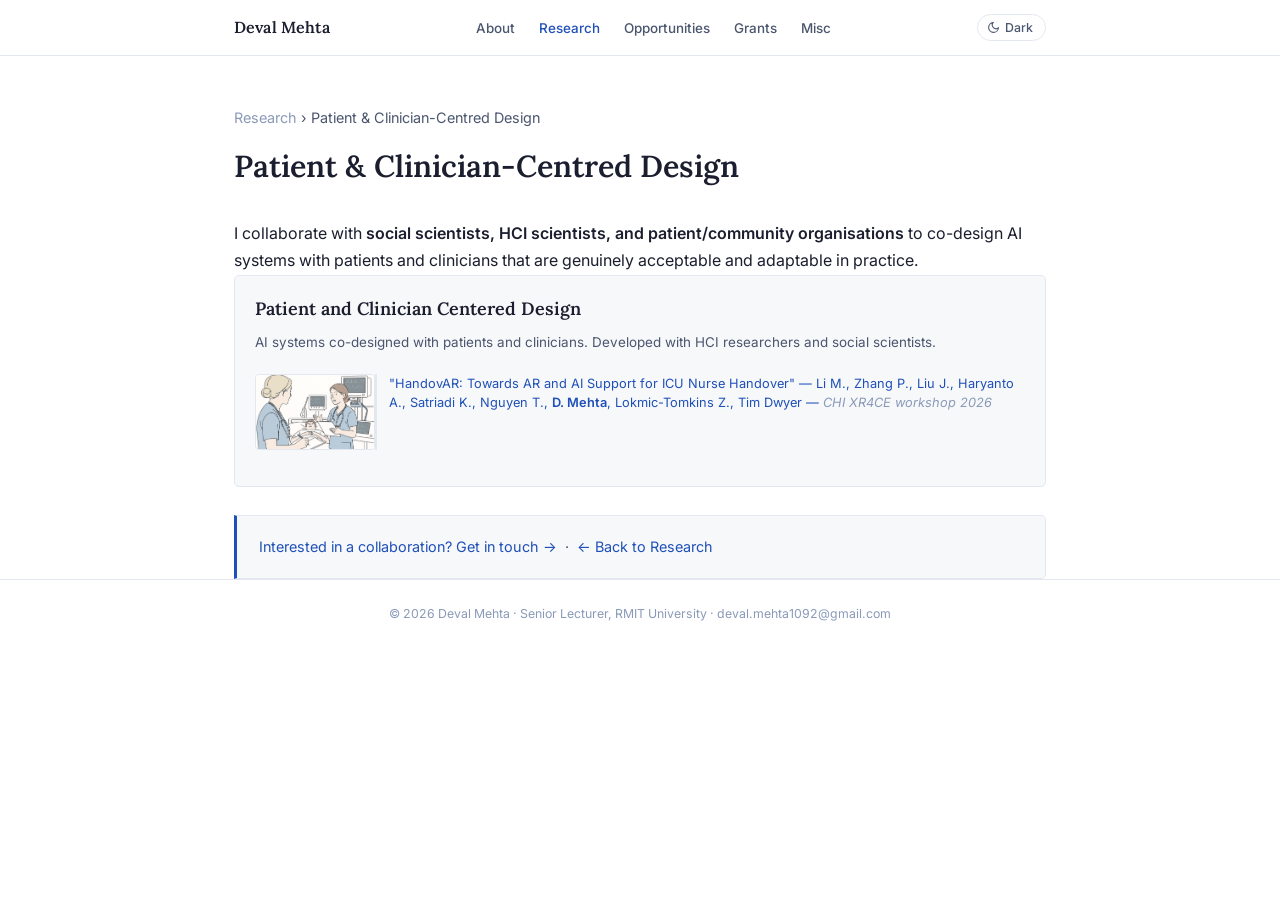
<file: research-patient.html>
<!DOCTYPE html>
<html lang="en" data-theme="light">
<head>
<meta charset="UTF-8"><meta name="viewport" content="width=device-width, initial-scale=1.0">
<meta name="description" content="Patient and clinician-centred AI design research — Deval Mehta, RMIT University.">
<title>Patient-Centred Design — Research | Deval Mehta</title>
<script>(function(){var t=localStorage.getItem('theme');if(t)document.documentElement.setAttribute('data-theme',t);})()</script>
<link rel="preconnect" href="https://fonts.googleapis.com"><link rel="preconnect" href="https://fonts.gstatic.com" crossorigin>
<link href="https://fonts.googleapis.com/css2?family=Inter:wght@400;500;600&family=Lora:ital,wght@0,600;1,400&display=swap" rel="stylesheet">
<link rel="stylesheet" href="style.css">
</head><body>
<nav class="nav"><div class="nav-inner"><a href="index.html" class="nav-brand">Deval Mehta</a><ul class="nav-links">
      <li><a href="index.html">About</a></li>
      <li><a href="research.html" class="active">Research</a></li>
      <li><a href="opportunities.html">Opportunities</a></li>
      <li><a href="grants.html">Grants</a></li>
      <li><a href="misc.html">Misc</a></li>
</ul><div class="nav-right"><button class="theme-btn" id="theme-btn" onclick="toggleTheme()" aria-label="Toggle theme"><svg viewBox="0 0 24 24" fill="none" stroke="currentColor" stroke-width="2"><path d="M21 12.79A9 9 0 1 1 11.21 3 7 7 0 0 0 21 12.79z"/></svg><span>Dark</span></button><button class="nav-toggle" id="nav-btn" aria-label="Menu"><svg width="20" height="20" viewBox="0 0 24 24" fill="none" stroke="currentColor" stroke-width="2"><line x1="3" y1="6" x2="21" y2="6"/><line x1="3" y1="12" x2="21" y2="12"/><line x1="3" y1="18" x2="21" y2="18"/></svg></button></div></div></nav>
<div class="nav-drawer" id="nav-drawer">
  <a href="index.html">About</a>
  <a href="research.html" class="active">Research</a>
  <a href="opportunities.html">Opportunities</a>
  <a href="grants.html">Grants</a>
  <a href="misc.html">Misc</a>
</div>
<main><div class="page">
<div class="page-hdr">
  <p class="breadcrumb"><a href="research.html">Research</a> &rsaquo; Patient &amp; Clinician-Centred Design</p>
  <h1>Patient &amp; Clinician-Centred Design</h1>
</div>
<p>I collaborate with <strong>social scientists, HCI scientists, and patient/community organisations</strong> to co-design AI systems with patients and clinicians that are genuinely acceptable and adaptable in practice.</p>

<div class="area">
  <div class="area-title">Patient and Clinician Centered Design</div>
  <div class="area-desc">AI systems co-designed with patients and clinicians. Developed with HCI researchers and social scientists.</div>
  <ul class="area-papers">
    <li class="paper-item">
        <div class="paper-thumb">
          <img src="img/research/chi26.png" alt="">
        </div>
        <div class="paper-text">
          <a href="https://jiazhouliu.com/files/XR4CE_paper_30.pdf" target="_blank">"HandovAR: Towards AR and AI Support for ICU Nurse Handover" &mdash; Li M., Zhang P., Liu J., Haryanto A., Satriadi K., Nguyen T., <strong>D. Mehta</strong>, Lokmic-Tomkins Z., Tim Dwyer &mdash; <em>CHI XR4CE workshop 2026</em>
        </div>
    </li>
  </ul>
</div>

<div class="collab-cta">
  Interested in a collaboration? <a href="contact.html">Get in touch &rarr;</a> &nbsp;&middot;&nbsp; <a href="research.html">&larr; Back to Research</a>
</div>
</section>
</div></main>
<footer class="footer"><div class="page"><p>&copy; 2026 Deval Mehta &middot; Senior Lecturer, RMIT University &middot; <a href="mailto:deval.mehta1092@gmail.com">deval.mehta1092@gmail.com</a></p></div></footer>
<script>document.getElementById('nav-btn').addEventListener('click',()=>document.getElementById('nav-drawer').classList.toggle('open'));
var SUN='<svg viewBox="0 0 24 24" fill="none" stroke="currentColor" stroke-width="2"><circle cx="12" cy="12" r="4"/><path d="M12 2v2M12 20v2M4.93 4.93l1.41 1.41M17.66 17.66l1.41 1.41M2 12h2M20 12h2M6.34 17.66l-1.41 1.41M19.07 4.93l-1.41 1.41"/></svg><span>Light</span>';
var MOON='<svg viewBox="0 0 24 24" fill="none" stroke="currentColor" stroke-width="2"><path d="M21 12.79A9 9 0 1 1 11.21 3 7 7 0 0 0 21 12.79z"/></svg><span>Dark</span>';
function updateBtn(t){var b=document.getElementById('theme-btn');if(b)b.innerHTML=t==='dark'?SUN:MOON;}
function toggleTheme(){var c=document.documentElement.getAttribute('data-theme')||'light';var n=c==='dark'?'light':'dark';document.documentElement.setAttribute('data-theme',n);localStorage.setItem('theme',n);updateBtn(n);}
updateBtn(document.documentElement.getAttribute('data-theme')||'light');</script></body></html>
</file>
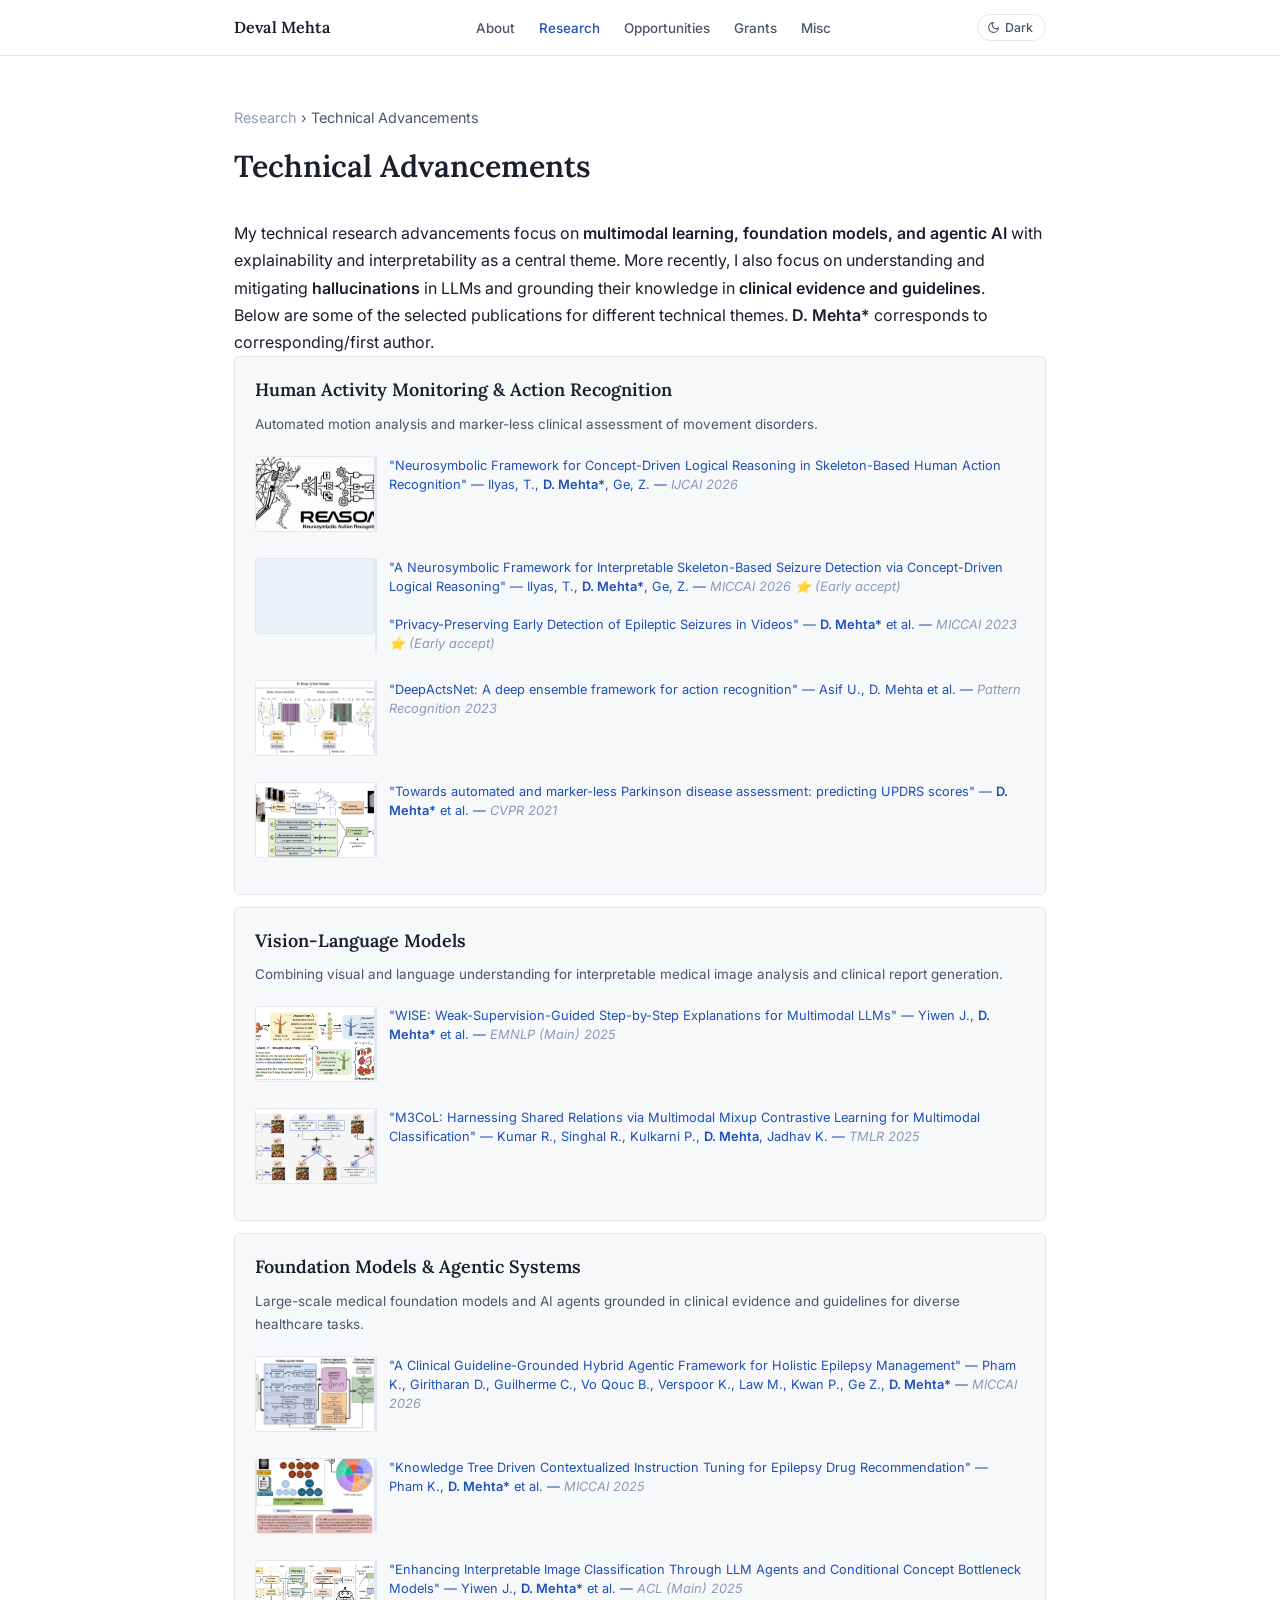
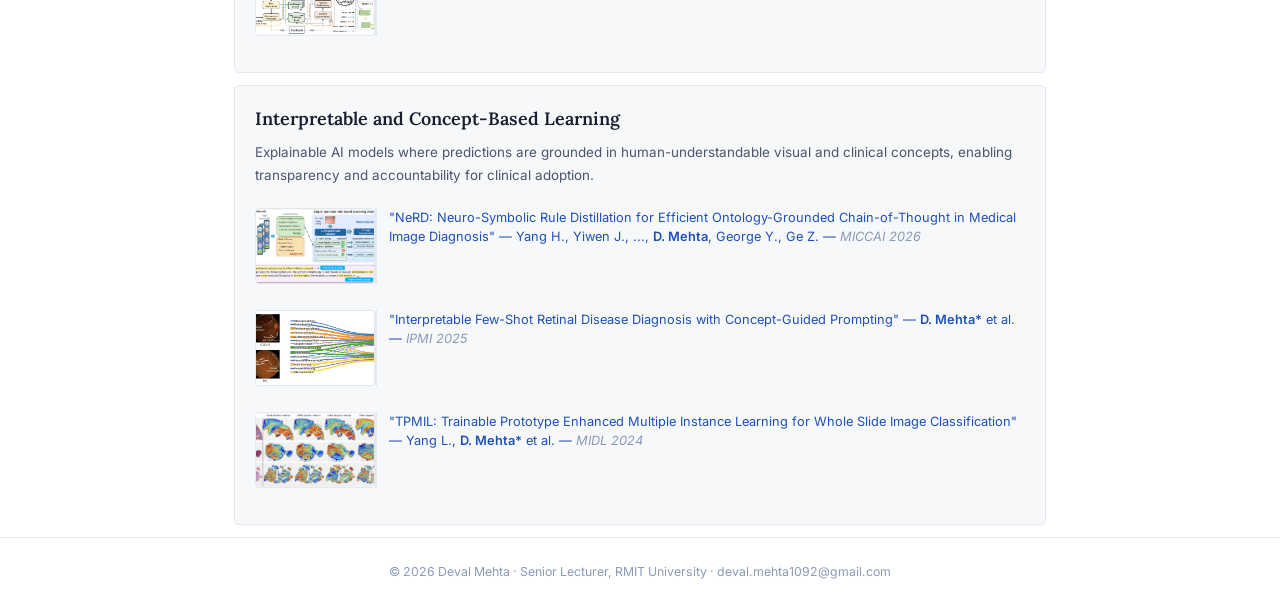
<file: research-technical.html>
<!DOCTYPE html>
<html lang="en" data-theme="light">
<head>
<meta charset="UTF-8"><meta name="viewport" content="width=device-width, initial-scale=1.0">
<meta name="description" content="Technical AI research: multimodal learning, foundation models, VLMs, interpretable AI.">
<title>Technical Advancements — Research | Deval Mehta</title>
<script>(function(){var t=localStorage.getItem('theme');if(t)document.documentElement.setAttribute('data-theme',t);})()</script>
<link rel="preconnect" href="https://fonts.googleapis.com"><link rel="preconnect" href="https://fonts.gstatic.com" crossorigin>
<link href="https://fonts.googleapis.com/css2?family=Inter:wght@400;500;600&family=Lora:ital,wght@0,600;1,400&display=swap" rel="stylesheet">
<link rel="stylesheet" href="style.css">
</head><body>
<nav class="nav"><div class="nav-inner"><a href="index.html" class="nav-brand">Deval Mehta</a><ul class="nav-links">
      <li><a href="index.html">About</a></li>
      <li><a href="research.html" class="active">Research</a></li>
      <li><a href="opportunities.html">Opportunities</a></li>
      <li><a href="grants.html">Grants</a></li>
      <li><a href="misc.html">Misc</a></li>
</ul><div class="nav-right"><button class="theme-btn" id="theme-btn" onclick="toggleTheme()" aria-label="Toggle theme"><svg viewBox="0 0 24 24" fill="none" stroke="currentColor" stroke-width="2"><path d="M21 12.79A9 9 0 1 1 11.21 3 7 7 0 0 0 21 12.79z"/></svg><span>Dark</span></button><button class="nav-toggle" id="nav-btn" aria-label="Menu"><svg width="20" height="20" viewBox="0 0 24 24" fill="none" stroke="currentColor" stroke-width="2"><line x1="3" y1="6" x2="21" y2="6"/><line x1="3" y1="12" x2="21" y2="12"/><line x1="3" y1="18" x2="21" y2="18"/></svg></button></div></div></nav>
<div class="nav-drawer" id="nav-drawer">
  <a href="index.html">About</a>
  <a href="research.html" class="active">Research</a>
  <a href="opportunities.html">Opportunities</a>
  <a href="grants.html">Grants</a>
  <a href="misc.html">Misc</a>
</div>
<main><div class="page">
<div class="page-hdr">
  <p class="breadcrumb"><a href="research.html">Research</a> &rsaquo; Technical Advancements</p>
  <h1>Technical Advancements</h1>
</div>
<p>My technical research advancements focus on <strong>multimodal learning, foundation models, and agentic AI</strong> with explainability and interpretability as a central theme. More recently, I also focus on understanding and mitigating <strong>hallucinations</strong> in LLMs and grounding their knowledge in <strong>clinical evidence and guidelines</strong>.</p>
<p>Below are some of the selected publications for different technical themes. <strong>D. Mehta*</strong> corresponds to corresponding/first author.</p>

<div class="area">
  <div class="area-title">Human Activity Monitoring &amp; Action Recognition</div>
  <div class="area-desc">Automated motion analysis and marker-less clinical assessment of movement disorders.</div>
  <ul class="area-papers">
    <!-- WITH image -->
    <li class="paper-item">
        <div class="paper-thumb">
          <img src="img/research/ijcai-nar.png" alt="">
        </div>
        <div class="paper-text">
          <a href="https://arxiv.org/abs/2605.07140" target="_blank">"Neurosymbolic Framework for Concept-Driven Logical Reasoning in Skeleton-Based Human Action Recognition" &mdash; Ilyas, T., <strong>D. Mehta*</strong>, Ge, Z. &mdash; <em>IJCAI 2026</em>
        </div>
    </li>
    <li class="paper-item">
        <div class="paper-thumb">
          <video autoplay loop muted playsinline>
                <source src="img/research/miccai-26-seizure.mp4" type="video/mp4">
          </video>
        </div>
        <div class="paper-text">
          <a href="https://arxiv.org/abs/2606.21252" target="_blank">"A Neurosymbolic Framework for Interpretable Skeleton-Based Seizure Detection via Concept-Driven Logical Reasoning" &mdash; Ilyas, T., <strong>D. Mehta*</strong>, Ge, Z. &mdash; <em>MICCAI 2026 &#11088; (Early accept)</em>
          <br><br>
          <a href="https://link.springer.com/chapter/10.1007/978-3-031-43904-9_21" target="_blank">"Privacy-Preserving Early Detection of Epileptic Seizures in Videos" &mdash; <strong>D. Mehta*</strong> et al. &mdash; <em>MICCAI 2023 &#11088; (Early accept)</em>
        </div>
    </li>
    <li class="paper-item">
        <div class="paper-thumb">
          <img src="img/research/pr-deepstamps.png" alt="">
        </div>
        <div class="paper-text">
          <a href="https://www.sciencedirect.com/science/article/abs/pii/S003132032300184X" target="_blank">"DeepActsNet: A deep ensemble framework for action recognition" &mdash; Asif U., D. Mehta et al. &mdash; <em>Pattern Recognition 2023</em>
        </div>
    </li>
    <li class="paper-item">
        <div class="paper-thumb">
          <img src="img/research/cvpr-parkinson.png" alt="">
        </div>
        <div class="paper-text">
          <a href="https://openaccess.thecvf.com/content/CVPR2021W/CVPM/html/Mehta_Towards_Automated_and_Marker-Less_Parkinson_Disease_Assessment_Predicting_UPDRS_Scores_CVPRW_2021_paper.html" target="_blank">"Towards automated and marker-less Parkinson disease assessment: predicting UPDRS scores" &mdash; <strong>D. Mehta*</strong> et al. &mdash; <em>CVPR 2021</em>
        </div>
    </li>
  </ul>
</div>

<div class="area">
  <div class="area-title">Vision-Language Models</div>
  <div class="area-desc">Combining visual and language understanding for interpretable medical image analysis and clinical report generation.</div>
  <ul class="area-papers">
    <li class="paper-item">
        <div class="paper-thumb">
          <img src="img/research/wise-emnlp.png" alt="">
        </div>
        <div class="paper-text">
          <a href="https://aclanthology.org/2025.emnlp-main.741/" target="_blank">"WISE: Weak-Supervision-Guided Step-by-Step Explanations for Multimodal LLMs" &mdash; Yiwen J., <strong>D. Mehta*</strong> et al. &mdash; <em>EMNLP (Main) 2025</em>
        </div>
    </li>
    <li class="paper-item">
        <div class="paper-thumb">
          <img src="img/research/m3col-tmlr.png" alt="">
        </div>
        <div class="paper-text">
          <a href="https://openreview.net/forum?id=xnWikQRJBR" target="_blank">"M3CoL: Harnessing Shared Relations via Multimodal Mixup Contrastive Learning for Multimodal Classification" &mdash; Kumar R., Singhal R., Kulkarni P., <strong>D. Mehta</strong>, Jadhav K. &mdash; <em>TMLR 2025</em>
        </div>
    </li>
    </ul>
</div>

<div class="area">
  <div class="area-title">Foundation Models &amp; Agentic Systems</div>
  <div class="area-desc">Large-scale medical foundation models and AI agents grounded in clinical evidence and guidelines for diverse healthcare tasks.</div>
  <ul class="area-papers">
    <li class="paper-item">
        <div class="paper-thumb">
          <img src="img/research/agentic-miccai26.png" alt="">
        </div>
        <div class="paper-text">
          <a href="https://www.medrxiv.org/content/10.64898/2026.03.17.26348205v1" target="_blank">"A Clinical Guideline-Grounded Hybrid Agentic Framework for Holistic Epilepsy Management" &mdash; Pham K., Giritharan D., Guilherme C., Vo Qouc B., Verspoor K., Law M., Kwan P., Ge Z., <strong>D. Mehta*</strong> &mdash; <em>MICCAI 2026</em>
        </div>
    </li>
    <li class="paper-item">
        <div class="paper-thumb">
          <img src="img/research/drug-miccai25.png" alt="">
        </div>
        <div class="paper-text">
          <a href="https://link.springer.com/chapter/10.1007/978-3-032-04978-0_36" target="_blank">"Knowledge Tree Driven Contextualized Instruction Tuning for Epilepsy Drug Recommendation" &mdash; Pham K., <strong>D. Mehta*</strong> et al. &mdash; <em>MICCAI 2025</em>
        </div>
    </li>
    <li class="paper-item">
        <div class="paper-thumb">
          <img src="img/research/agent-acl.png" alt="">
        </div>
        <div class="paper-text">
          <a href="https://aclanthology.org/2025.acl-long.600/" target="_blank">"Enhancing Interpretable Image Classification Through LLM Agents and Conditional Concept Bottleneck Models" &mdash; Yiwen J., <strong>D. Mehta*</strong> et al. &mdash; <em>ACL (Main) 2025</em>
        </div>
    </li>
    </ul>
</div>

<div class="area">
  <div class="area-title">Interpretable and Concept-Based Learning</div>
  <div class="area-desc">Explainable AI models where predictions are grounded in human-understandable visual and clinical concepts, enabling transparency and accountability for clinical adoption.</div>
  <ul class="area-papers">
    <li class="paper-item">
        <div class="paper-thumb">
          <img src="img/research/nerd-miccai26.png" alt="">
        </div>
        <div class="paper-text">
          <a href="https://arxiv.org/abs/2606.15617" target="_blank">"NeRD: Neuro-Symbolic Rule Distillation for Efficient Ontology-Grounded Chain-of-Thought in Medical Image Diagnosis" &mdash; Yang H., Yiwen J., ..., <strong>D. Mehta</strong>, George Y., Ge Z. &mdash; <em>MICCAI 2026</em>
        </div>
    </li>
    <li class="paper-item">
        <div class="paper-thumb">
          <img src="img/research/ipmi.png" alt="">
        </div>
        <div class="paper-text">
          <a href="https://link.springer.com/chapter/10.1007/978-3-031-96625-5_18" target="_blank">"Interpretable Few-Shot Retinal Disease Diagnosis with Concept-Guided Prompting" &mdash; <strong>D. Mehta*</strong> et al. &mdash; <em>IPMI 2025</em>
        </div>
    </li>
    <li class="paper-item">
        <div class="paper-thumb">
          <img src="img/research/tpmil-midl24.png" alt="">
        </div>
        <div class="paper-text">
          <a href="https://arxiv.org/abs/2305.00696" target="_blank">"TPMIL: Trainable Prototype Enhanced Multiple Instance Learning for Whole Slide Image Classification" &mdash; Yang L., <strong>D. Mehta*</strong> et al. &mdash; <em>MIDL 2024</em>
        </div>
    </li>
    </ul>
</div>

</section>
</div></main>
<footer class="footer"><div class="page"><p>&copy; 2026 Deval Mehta &middot; Senior Lecturer, RMIT University &middot; <a href="mailto:deval.mehta1092@gmail.com">deval.mehta1092@gmail.com</a></p></div></footer>
<script>document.getElementById('nav-btn').addEventListener('click',()=>document.getElementById('nav-drawer').classList.toggle('open'));
var SUN='<svg viewBox="0 0 24 24" fill="none" stroke="currentColor" stroke-width="2"><circle cx="12" cy="12" r="4"/><path d="M12 2v2M12 20v2M4.93 4.93l1.41 1.41M17.66 17.66l1.41 1.41M2 12h2M20 12h2M6.34 17.66l-1.41 1.41M19.07 4.93l-1.41 1.41"/></svg><span>Light</span>';
var MOON='<svg viewBox="0 0 24 24" fill="none" stroke="currentColor" stroke-width="2"><path d="M21 12.79A9 9 0 1 1 11.21 3 7 7 0 0 0 21 12.79z"/></svg><span>Dark</span>';
function updateBtn(t){var b=document.getElementById('theme-btn');if(b)b.innerHTML=t==='dark'?SUN:MOON;}
function toggleTheme(){var c=document.documentElement.getAttribute('data-theme')||'light';var n=c==='dark'?'light':'dark';document.documentElement.setAttribute('data-theme',n);localStorage.setItem('theme',n);updateBtn(n);}
updateBtn(document.documentElement.getAttribute('data-theme')||'light');</script></body></html>
</file>
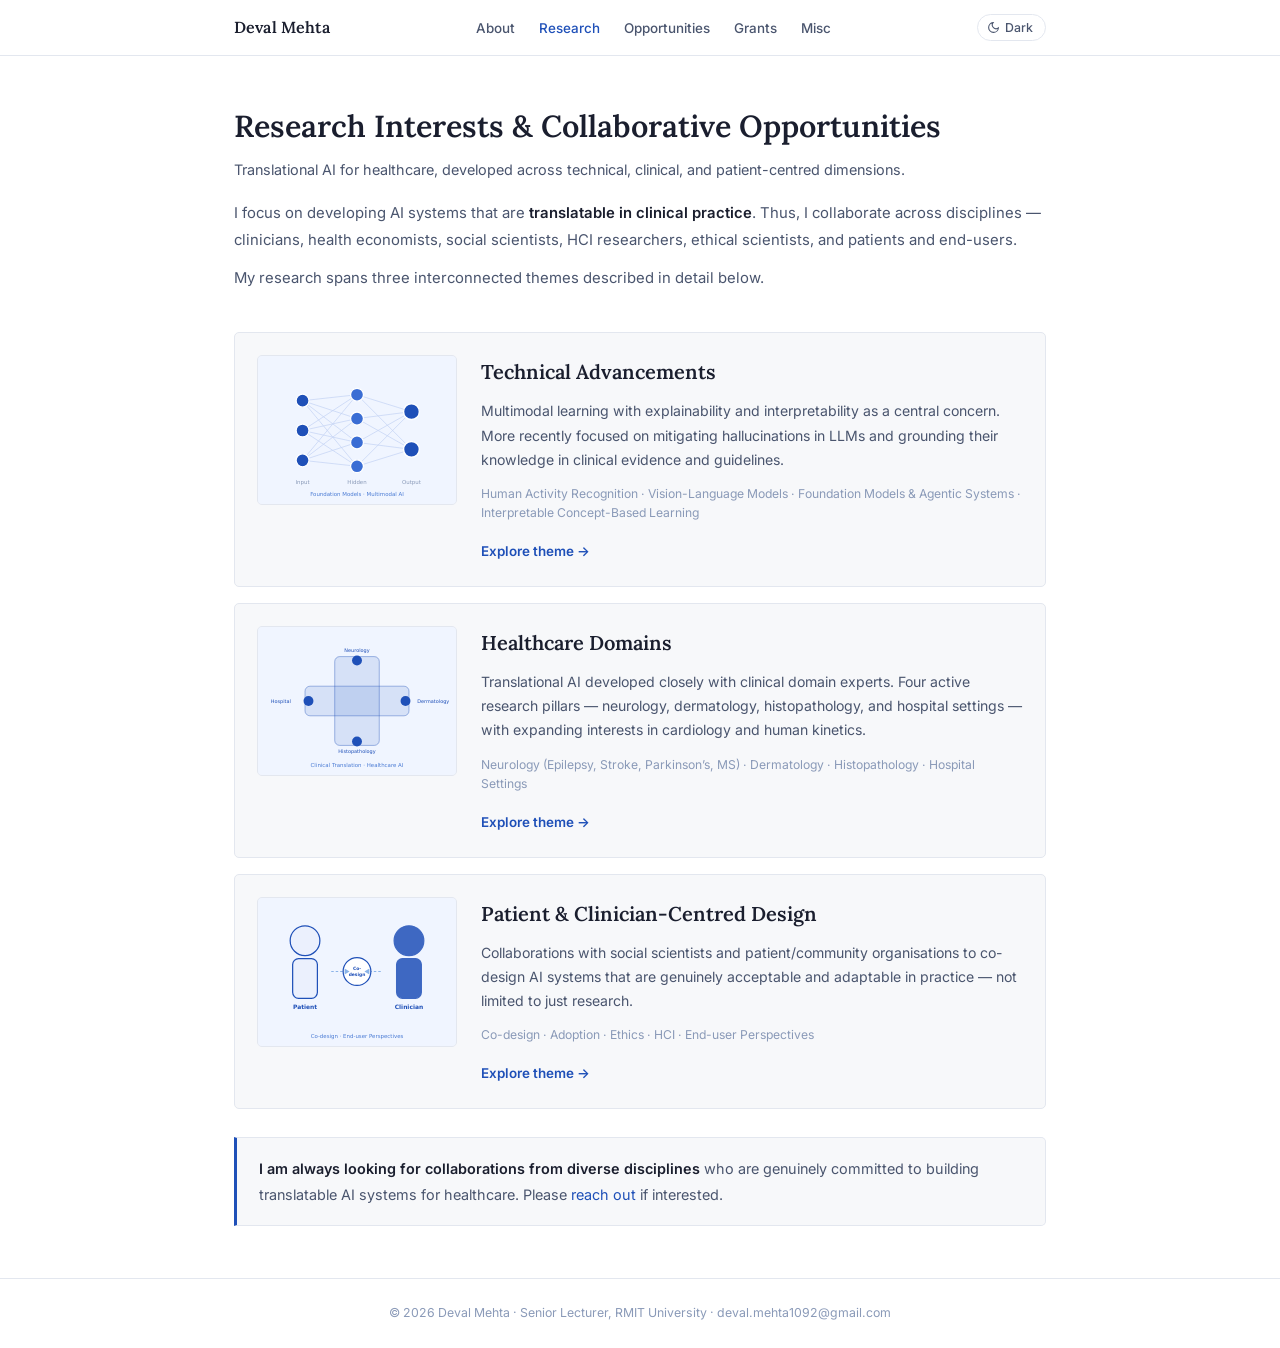
<file: research.html>
<!DOCTYPE html>
<html lang="en" data-theme="light">
<head>
<meta charset="UTF-8"><meta name="viewport" content="width=device-width, initial-scale=1.0">
<meta name="description" content="Research interests and collaborative opportunities — Deval Mehta, AI for Healthcare, RMIT.">
<title>Research | Deval Mehta</title>
<script>(function(){var t=localStorage.getItem('theme');if(t)document.documentElement.setAttribute('data-theme',t);})()</script>
<link rel="preconnect" href="https://fonts.googleapis.com"><link rel="preconnect" href="https://fonts.gstatic.com" crossorigin>
<link href="https://fonts.googleapis.com/css2?family=Inter:wght@400;500;600&family=Lora:ital,wght@0,600;1,400&display=swap" rel="stylesheet">
<link rel="stylesheet" href="style.css">
</head><body>
<nav class="nav"><div class="nav-inner"><a href="index.html" class="nav-brand">Deval Mehta</a><ul class="nav-links">
<li><a href="index.html">About</a></li>
<li><a href="research.html" class="active">Research</a></li>
<li><a href="opportunities.html">Opportunities</a></li>
<li><a href="grants.html">Grants</a></li>
<li><a href="misc.html">Misc</a></li>
</ul><div class="nav-right"><button class="theme-btn" id="theme-btn" onclick="toggleTheme()" aria-label="Toggle theme"><svg viewBox="0 0 24 24" fill="none" stroke="currentColor" stroke-width="2"><path d="M21 12.79A9 9 0 1 1 11.21 3 7 7 0 0 0 21 12.79z"/></svg><span>Dark</span></button><button class="nav-toggle" id="nav-btn" aria-label="Menu"><svg width="20" height="20" viewBox="0 0 24 24" fill="none" stroke="currentColor" stroke-width="2"><line x1="3" y1="6" x2="21" y2="6"/><line x1="3" y1="12" x2="21" y2="12"/><line x1="3" y1="18" x2="21" y2="18"/></svg></button></div></div></nav>
<div class="nav-drawer" id="nav-drawer">
<a href="index.html">About</a>
<a href="research.html" class="active">Research</a>
<a href="opportunities.html">Opportunities</a>
<a href="grants.html">Grants</a>
<a href="misc.html">Misc</a>
</div>
<main><div class="page">

  <!-- page-hdr: reduced bottom padding so next paragraph follows closely -->
  <div class="page-hdr" style="padding-bottom:4px">
    <h1>Research Interests &amp; Collaborative Opportunities</h1>
    <p>Translational AI for healthcare, developed across technical, clinical, and patient-centred dimensions.</p>
  </div>

  <!-- content wrapper: small top padding only -->
  <div style="padding:14px 0 52px">

    <div class="r-intro">
      <p>I focus on developing AI systems that are <strong>translatable in clinical practice</strong>. Thus, I collaborate across disciplines &mdash; clinicians, health economists, social scientists, HCI researchers, ethical scientists, and patients and end-users.</p>
      <p>My research spans three interconnected themes described in detail below.</p>
    </div>

    <div class="r-card">
      <div class="r-card-img">
        <img src="img/research/technical.svg" alt="Technical Advancements">
      </div>
      <div class="r-card-body">
        <div class="r-card-name">Technical Advancements</div>
        <div class="r-card-desc">Multimodal learning with explainability and interpretability as a central concern. More recently focused on mitigating hallucinations in LLMs and grounding their knowledge in clinical evidence and guidelines.</div>
        <div class="r-card-areas">Human Activity Recognition &middot; Vision-Language Models &middot; Foundation Models &amp; Agentic Systems &middot; Interpretable Concept-Based Learning</div>
        <a href="research-technical.html" class="r-card-link">Explore theme &rarr;</a>
      </div>
    </div>

    <div class="r-card">
      <div class="r-card-img">
        <img src="img/research/healthcare.svg" alt="Healthcare Domains">
      </div>
      <div class="r-card-body">
        <div class="r-card-name">Healthcare Domains</div>
        <div class="r-card-desc">Translational AI developed closely with clinical domain experts. Four active research pillars &mdash; neurology, dermatology, histopathology, and hospital settings &mdash; with expanding interests in cardiology and human kinetics.</div>
        <div class="r-card-areas">Neurology (Epilepsy, Stroke, Parkinson&rsquo;s, MS) &middot; Dermatology &middot; Histopathology &middot; Hospital Settings</div>
        <a href="research-healthcare.html" class="r-card-link">Explore theme &rarr;</a>
      </div>
    </div>

    <div class="r-card">
      <div class="r-card-img">
        <img src="img/research/patient.svg" alt="Patient &amp; Clinician-Centred Design">
      </div>
      <div class="r-card-body">
        <div class="r-card-name">Patient &amp; Clinician-Centred Design</div>
        <div class="r-card-desc">Collaborations with social scientists and patient/community organisations to co-design AI systems that are genuinely acceptable and adaptable in practice &mdash; not limited to just research.</div>
        <div class="r-card-areas">Co-design &middot; Adoption &middot; Ethics &middot; HCI &middot; End-user Perspectives</div>
        <a href="research-patient.html" class="r-card-link">Explore theme &rarr;</a>
      </div>
    </div>

    <div class="collab-cta" style="margin-top:28px">
      <strong>I am always looking for collaborations from diverse disciplines</strong> who are genuinely committed to building translatable AI systems for healthcare. Please <a href="mailto:deval.mehta1092@gmail.com">reach out</a> if interested.
    </div>

  </div>

</div></main>
<footer class="footer"><div class="page"><p>&copy; 2026 Deval Mehta &middot; Senior Lecturer, RMIT University &middot; <a href="mailto:deval.mehta1092@gmail.com">deval.mehta1092@gmail.com</a></p></div></footer>
<script>document.getElementById('nav-btn').addEventListener('click',()=>document.getElementById('nav-drawer').classList.toggle('open'));
var SUN='<svg viewBox="0 0 24 24" fill="none" stroke="currentColor" stroke-width="2"><circle cx="12" cy="12" r="4"/><path d="M12 2v2M12 20v2M4.93 4.93l1.41 1.41M17.66 17.66l1.41 1.41M2 12h2M20 12h2M6.34 17.66l-1.41 1.41M19.07 4.93l-1.41 1.41"/></svg><span>Light</span>';
var MOON='<svg viewBox="0 0 24 24" fill="none" stroke="currentColor" stroke-width="2"><path d="M21 12.79A9 9 0 1 1 11.21 3 7 7 0 0 0 21 12.79z"/></svg><span>Dark</span>';
function updateBtn(t){var b=document.getElementById('theme-btn');if(b)b.innerHTML=t==='dark'?SUN:MOON;}
function toggleTheme(){var c=document.documentElement.getAttribute('data-theme')||'light';var n=c==='dark'?'light':'dark';document.documentElement.setAttribute('data-theme',n);localStorage.setItem('theme',n);updateBtn(n);}
updateBtn(document.documentElement.getAttribute('data-theme')||'light');</script></body></html>
</file>
<file: style.css>
/* ============================================================
   DEVAL MEHTA — ACADEMIC WEBSITE  |  style.css
   Clean rebuild · July 2026
   Design: minimal, light/dark, scholarly
   Type: Lora (headings) + Inter (body)
============================================================ */

*, *::before, *::after { box-sizing: border-box; margin: 0; padding: 0; }

/* ============================================================
   CSS VARIABLES — LIGHT THEME
============================================================ */
:root {
  --bg:         #ffffff;
  --bg-soft:    #f7f8fa;
  --text:       #1a1e2e;
  --text-2:     #4a556e;
  --text-3:     #8a9ab8;
  --accent:     #1f50b8;
  --accent-lt:  #ebf0fd;
  --border:     #e3e7ef;
  --nav-bg:     rgba(255,255,255,.95);
  --drawer-bg:  #ffffff;
  --thumb-bg:   #edf0f7;
  --collage-bg: #edf0f7;
  --max:     860px;
  --nav-h:   56px;
  --r:       5px;
  --f-sans:  'Inter', system-ui, -apple-system, sans-serif;
  --f-serif: 'Lora', Georgia, 'Times New Roman', serif;
  --f-mono:  'SFMono-Regular', 'SF Mono', Menlo, 'Courier New', monospace;
}

/* ============================================================
   CSS VARIABLES — DARK THEME
============================================================ */
[data-theme="dark"] {
  --bg:         #111318;
  --bg-soft:    #181c26;
  --text:       #dde1ee;
  --text-2:     #8892aa;
  --text-3:     #4e5a72;
  --accent:     #7ba0f5;
  --accent-lt:  rgba(123,160,245,.13);
  --border:     #232840;
  --nav-bg:     rgba(17,19,24,.97);
  --drawer-bg:  #181c26;
  --thumb-bg:   #1e2535;
  --collage-bg: #1e2535;
}

/* ============================================================
   BASE
============================================================ */
html { scroll-behavior: smooth; }
body {
  font-family: var(--f-sans);
  background: var(--bg);
  color: var(--text);
  line-height: 1.7;
  font-size: 16px;
  -webkit-font-smoothing: antialiased;
  transition: background .2s, color .2s;
}
a { color: var(--accent); text-decoration: none; }
a:hover { text-decoration: underline; }
strong { font-weight: 600; }
img { display: block; max-width: 100%; }

/* ============================================================
   NAVIGATION
============================================================ */
.nav {
  position: sticky; top: 0; z-index: 100;
  height: var(--nav-h);
  background: var(--nav-bg);
  backdrop-filter: blur(10px);
  border-bottom: 1px solid var(--border);
  transition: background .2s, border-color .2s;
}
.nav-inner {
  max-width: var(--max); margin: 0 auto; padding: 0 24px;
  height: 100%; display: flex; align-items: center; justify-content: space-between;
}
.nav-brand {
  font-family: var(--f-serif); font-size: 1rem; font-weight: 600;
  color: var(--text); letter-spacing: .01em; flex-shrink: 0;
}
.nav-brand:hover { text-decoration: none; }
.nav-links { display: flex; list-style: none; gap: 24px; }
.nav-links a {
  font-size: .84rem; font-weight: 500; color: var(--text-2); transition: color .15s;
}
.nav-links a:hover, .nav-links a.active { color: var(--accent); text-decoration: none; }
.nav-right { display: flex; align-items: center; gap: 10px; }

.theme-btn {
  display: inline-flex; align-items: center; gap: 5px;
  padding: 5px 12px 5px 9px;
  border: 1px solid var(--border); border-radius: 100px;
  background: none; cursor: pointer;
  font-family: var(--f-sans); font-size: .77rem; font-weight: 500;
  color: var(--text-2); transition: all .15s; white-space: nowrap;
}
.theme-btn svg { width: 13px; height: 13px; flex-shrink: 0; }
.theme-btn:hover { border-color: var(--accent); color: var(--accent); }

.nav-toggle {
  display: none; background: none; border: none;
  padding: 6px; cursor: pointer; color: var(--text-2);
}
.nav-drawer {
  display: none; position: fixed; top: var(--nav-h); left: 0; right: 0;
  background: var(--drawer-bg); border-bottom: 1px solid var(--border);
  padding: 8px 24px 16px; z-index: 99;
}
.nav-drawer.open { display: block; }
.nav-drawer a {
  display: block; padding: 11px 0; font-size: .9rem; font-weight: 500;
  color: var(--text); border-bottom: 1px solid var(--border);
}
.nav-drawer a:last-child { border-bottom: none; }
.nav-drawer a:hover { color: var(--accent); text-decoration: none; }

/* ============================================================
   LAYOUT HELPERS
============================================================ */
.page { max-width: var(--max); margin: 0 auto; padding: 0 24px; }

.footer {
  border-top: 1px solid var(--border); padding: 24px 0;
  font-size: .77rem; color: var(--text-3); text-align: center;
  transition: border-color .2s;
}
.footer a { color: var(--text-3); }
.footer a:hover { color: var(--accent); text-decoration: none; }

.sec { padding: 52px 0; border-bottom: 1px solid var(--border); transition: border-color .2s; }
.sec:last-child { border-bottom: none; }

.sec-title {
  font-family: var(--f-serif); font-size: 1.45rem; font-weight: 600;
  color: var(--text); margin-bottom: 6px;
}
.sec-title::after {
  content: ''; display: block; width: 28px; height: 2px;
  background: var(--accent); margin-top: 7px;
}
.sec-subtitle { font-size: .88rem; color: var(--text-2); margin-bottom: 24px; }

/* Inner-page header — no bottom border, content flows straight in */
.page-hdr { padding: 44px 0 28px; }
.page-hdr h1 { font-family: var(--f-serif); font-size: 1.9rem; font-weight: 600; color: var(--text); }
.page-hdr p { font-size: .9rem; color: var(--text-2); margin-top: 6px; }

.breadcrumb { font-size: .78rem; color: var(--text-3); margin-bottom: 10px; }
.breadcrumb a { color: var(--text-3); }
.breadcrumb a:hover { color: var(--accent); }

.prose { font-size: .95rem; color: var(--text-2); line-height: 1.8; }
.prose p + p { margin-top: 12px; }
.prose strong { color: var(--text); }

/* ============================================================
   HOME — HERO
============================================================ */
.hero { padding: 60px 0 52px; border-bottom: 1px solid var(--border); }
.hero-inner { display: flex; gap: 48px; align-items: flex-start; }
.hero-photo { width: 188px; }
/* Left column: photo stacked above CTA links */
.hero-left {
  flex-shrink: 0;
  width: 188px;
  display: flex;
  flex-direction: column;
  gap: 10px;
}
/* Small CTA cards that sit below the photo */
.hero-cta-sm {
  display: flex;
  align-items: flex-start;
  gap: 8px;
  padding: 10px 12px;
  border: 1px solid var(--border);
  border-radius: var(--r);
  background: var(--bg-soft);
  transition: all .15s;
  color: var(--text);
}
.hero-cta-sm:hover {
  border-color: var(--accent);
  background: var(--accent-lt);
  text-decoration: none;
}
.hero-cta-sm-icon { font-size: 1rem; flex-shrink: 0; margin-top: 1px; }
.hero-cta-sm-title {
  font-size: .76rem; font-weight: 600; color: var(--text);
  line-height: 1.35; margin-bottom: 3px;
}
.hero-cta-sm-arr { font-size: .7rem; color: var(--accent); font-weight: 500; }

.hero-img {
  width: 188px; height: 228px; border-radius: var(--r);
  background: linear-gradient(145deg,#e8eeff,#ccd8f6);
  display: flex; align-items: center; justify-content: center;
  font-family: var(--f-serif); font-size: 3rem; font-weight: 600;
  color: var(--accent); overflow: hidden; transition: background .2s;
}
[data-theme="dark"] .hero-img { background: linear-gradient(145deg,#1e2535,#252d48); }
.hero-img img { width: 100%; height: 100%; object-fit: cover; }

.hero-body { flex: 1; }
.hero-name { font-family: var(--f-serif); font-size: 2.3rem; font-weight: 600; color: var(--text); line-height: 1.15; margin-bottom: 5px; }
.hero-role { font-size: .97rem; font-weight: 500; color: var(--accent); margin-bottom: 2px; }
.hero-affil { font-size: .88rem; color: var(--text-2); margin-bottom: 22px; }
.hero-bio { font-size: .93rem; color: var(--text-2); line-height: 1.8; max-width: 540px; margin-bottom: 22px; }
.hero-bio p + p { margin-top: 10px; }
.hero-bio strong { color: var(--text); }
.hero-links { display: flex; flex-wrap: wrap; gap: 8px; }
.hlink {
  display: inline-flex; align-items: center; gap: 5px;
  font-size: .79rem; font-weight: 500; color: var(--text-2);
  padding: 5px 13px; border: 1px solid var(--border);
  border-radius: 100px; transition: all .15s;
}
.hlink svg { width: 13px; height: 13px; flex-shrink: 0; }
.hlink:hover { border-color: var(--accent); color: var(--accent); background: var(--accent-lt); text-decoration: none; }

/* ============================================================
   HOME — OVERVIEW + CTA
============================================================ */
.ov-grid { display: grid; grid-template-columns: repeat(3,1fr); gap: 28px; margin-top: 22px; }
.ov-icon { font-size: 1.25rem; margin-bottom: 8px; }
.ov-title { font-size: .87rem; font-weight: 600; color: var(--text); margin-bottom: 4px; }
.ov-desc { font-size: .79rem; color: var(--text-2); line-height: 1.65; }

.cta-pair { display: grid; grid-template-columns: 1fr 1fr; gap: 14px; margin-top: 22px; }
.cta {
  display: flex; align-items: center; gap: 14px; padding: 20px 22px;
  border: 1px solid var(--border); border-radius: var(--r);
  background: var(--bg-soft); color: var(--text); transition: all .15s;
}
.cta:hover { border-color: var(--accent); background: var(--accent-lt); text-decoration: none; }
.cta-icon { font-size: 1.4rem; flex-shrink: 0; }
.cta-title { font-size: .88rem; font-weight: 600; color: var(--text); margin-bottom: 3px; }
.cta-desc { font-size: .75rem; color: var(--text-2); line-height: 1.5; }
.cta-arr { margin-left: auto; color: var(--accent); font-weight: 700; font-size: .95rem; flex-shrink: 0; }

/* ============================================================
   PUBLICATIONS
============================================================ */
.pub-note { font-size: .82rem; color: var(--text-2); margin-bottom: 28px; line-height: 1.65; }
.pub-note strong { color: var(--accent); }
.yr-label {
  font-size: .7rem; font-weight: 700; letter-spacing: .1em; text-transform: uppercase;
  color: var(--text-3); padding: 6px 0; margin-top: 36px; border-bottom: 1px solid var(--border);
}
.yr-label:first-of-type { margin-top: 0; }
.pub-item {
  display: flex; gap: 16px; padding: 18px 0;
  border-bottom: 1px solid var(--border); align-items: flex-start;
}
.pub-item:last-child { border-bottom: none; }
.pub-n { font-family: var(--f-mono); font-size: .77rem; color: var(--text-3); min-width: 26px; padding-top: 2px; flex-shrink: 0; }
.pub-body { flex: 1; min-width: 0; }
.pub-t { font-size: .9rem; font-weight: 600; color: var(--text); line-height: 1.42; margin-bottom: 5px; }
.pub-a { font-size: .8rem; color: var(--text-2); margin-bottom: 5px; line-height: 1.45; }
.pub-a strong { color: var(--accent); font-weight: 600; }
.pub-v { font-size: .79rem; color: var(--text-3); font-style: italic; }
.pub-tag {
  display: inline-block; font-size: .68rem; font-weight: 600; color: var(--accent);
  background: var(--accent-lt); padding: 1px 7px; border-radius: 3px;
  margin-left: 8px; vertical-align: middle; font-style: normal;
}
.pub-star { font-size: .68rem; color: #b45309; margin-left: 8px; font-style: normal; }
[data-theme="dark"] .pub-star { color: #f59e0b; }

/* ============================================================
   RESEARCH OVERVIEW (research.html)
============================================================ */
.rq {
  border-left: 3px solid var(--accent); padding: 14px 20px;
  background: var(--bg-soft); font-family: var(--f-serif);
  font-style: italic; font-size: 1.08rem; color: var(--text-2);
  line-height: 1.65; margin-bottom: 28px; transition: background .2s;
}
.r-intro { font-size: .93rem; color: var(--text-2); line-height: 1.82; margin-bottom: 40px; }
.r-intro p + p { margin-top: 11px; }
.r-intro strong { color: var(--text); }

.r-card {
  display: flex; gap: 24px; align-items: flex-start;
  padding: 22px;
  border: 1px solid var(--border);
  border-radius: var(--r);
  background: var(--bg-soft);
  margin-bottom: 16px;
  transition: background .2s, border-color .2s;
}
.r-card:last-of-type { margin-bottom: 0; }
.collage {
  display: grid; grid-template-columns: 1fr 1fr; gap: 4px;
  width: 220px; flex-shrink: 0; border-radius: 6px; overflow: hidden;
  background: var(--border);
}
.collage-cell {
  background: var(--collage-bg); overflow: hidden;
  height: 80px; position: relative;
  display: flex; align-items: center; justify-content: center;
  transition: background .2s;
}
.collage-cell img { width: 100%; height: 100%; object-fit: cover; display: block; }
.collage-cell-ph { font-size: .62rem; color: var(--text-3); text-align: center; padding: 6px; line-height: 1.4; }

.r-card-body { flex: 1; }
.r-card-num { font-family: var(--f-mono); font-size: .7rem; font-weight: 700; color: var(--accent); letter-spacing: .08em; margin-bottom: 4px; }
.r-card-name { font-family: var(--f-serif); font-size: 1.25rem; font-weight: 600; color: var(--text); margin-bottom: 10px; }
.r-card-desc { font-size: .88rem; color: var(--text-2); line-height: 1.72; margin-bottom: 12px; }
.r-card-areas { font-size: .76rem; color: var(--text-3); margin-bottom: 14px; line-height: 1.6; }
.r-card-link { font-size: .84rem; font-weight: 600; color: var(--accent); }
.r-card-link:hover { text-decoration: underline; }

/* Single image placeholder per research theme */
.r-card-img {
  width: 200px; height: 150px; flex-shrink: 0;
  border-radius: var(--r); overflow: hidden;
  background: var(--thumb-bg); border: 1px solid var(--border);
  display: flex; align-items: center; justify-content: center;
  transition: background .2s, border-color .2s;
}
.r-card-img img { width:100%; height:100%; object-fit:cover; display:block; }
.r-card-img-ph {
  font-size: .7rem; color: var(--text-3); text-align: center;
  padding: 10px; line-height: 1.5;
}
.r-card-img-ph span { display:block; font-family:var(--f-mono); font-size:.6rem; margin-top:4px; opacity:.65; }

/* ============================================================
   RESEARCH SUB-PAGES
============================================================ */
.theme-hdr { display: flex; align-items: baseline; gap: 12px; margin-bottom: 12px; }
.theme-num { font-family: var(--f-mono); font-size: .7rem; font-weight: 700; color: var(--accent); letter-spacing: .08em; }
.theme-name { font-family: var(--f-serif); font-size: 1.28rem; font-weight: 600; color: var(--text); }
.theme-intro { font-size: .9rem; color: var(--text-2); line-height: 1.78; margin-bottom: 22px; }
.theme-intro strong { color: var(--text); }

/* Area cards — each sub-theme is a box */
.area {
  padding: 18px 20px;
  border: 1px solid var(--border);
  border-radius: var(--r);
  background: var(--bg-soft);
  margin-bottom: 12px;
  transition: background .2s, border-color .2s;
}
.area:last-child { margin-bottom: 0; }

/* Area title — larger, serif, clearly a heading */
.area-title {
  font-family: var(--f-serif);
  font-size: 1.12rem;
  font-weight: 600;
  color: var(--text);
  margin-bottom: 7px;
}
.area-desc { font-size: .84rem; color: var(--text-2); line-height: 1.72; margin-bottom: 12px; }
.area-papers { list-style: none; }
.area-papers li {
  font-size: .8rem; color: var(--text-2); line-height: 1.5;
  padding: 5px 0 5px 12px; border-left: 2px solid var(--border); margin-bottom: 5px;
}
.area-papers li strong { color: var(--accent); font-weight: 600; }
.area-papers li em { color: var(--text-3); }

.seeking {
  font-size: .69rem; font-weight: 700; color: #92400e; background: #fef3c7;
  padding: 1px 7px; border-radius: 3px; margin-left: 8px;
  letter-spacing: .04em; vertical-align: middle;
}
[data-theme="dark"] .seeking { color: #fcd34d; background: rgba(217,119,6,.2); }

.collab-cta {
  background: var(--bg-soft); border: 1px solid var(--border);
  border-left: 3px solid var(--accent); padding: 18px 22px;
  font-size: .9rem; color: var(--text-2); line-height: 1.78;
  border-radius: 0 var(--r) var(--r) 0; margin-top: 28px;
  transition: background .2s, border-color .2s;
}
.collab-cta strong { color: var(--text); }

/* ============================================================
   PAPER ENTRIES WITH OPTIONAL IMAGE THUMBNAIL
   Used in research sub-pages. Add class="paper-item" to <li>
   and wrap content in .paper-thumb + .paper-text
============================================================ */
.area-papers li.paper-item {
  display: flex;
  gap: 0;
  padding: 8px 0;
  border-left: none;
  margin-bottom: 10px;
}
.paper-thumb {
  width: 120px; height: 76px; flex-shrink: 0;
  border-radius: 4px; overflow: hidden;
  border: 1px solid var(--border);
  background: var(--thumb-bg);
  transition: background .2s, border-color .2s;
}
.paper-thumb img,
.paper-thumb video {
  width: 100%; height: 100%; object-fit: cover; display: block;
}
.paper-text {
  flex: 1; padding-left: 12px;
  border-left: 2px solid var(--border); line-height: 1.5;
}

/* ============================================================
   OPPORTUNITIES
============================================================ */
.notice {
  background: #fffbeb; border: 1px solid #fcd34d;
  border-left: 3px solid #d97706; padding: 16px 20px;
  border-radius: 0 var(--r) var(--r) 0; margin-bottom: 28px;
}
[data-theme="dark"] .notice { background: #1a1509; border-color: #5a4310; border-left-color: #d97706; }
.notice-lbl { font-size: .68rem; font-weight: 700; text-transform: uppercase; letter-spacing: .1em; color: #92400e; margin-bottom: 6px; }
[data-theme="dark"] .notice-lbl { color: #c9ac78; }
.notice-body { font-size: .88rem; color: #78350f; line-height: 1.68; }
[data-theme="dark"] .notice-body { color: #c9ac78; }
.notice-body a { color: #92400e; font-weight: 600; }
[data-theme="dark"] .notice-body a { color: #d97706; }
.form-btn {
  display: inline-flex; align-items: center; gap: 6px; margin-top: 10px;
  padding: 8px 16px; background: #d97706; color: #fff !important;
  font-size: .8rem; font-weight: 600; border-radius: 4px; transition: opacity .15s;
}
.form-btn:hover { opacity: .84; text-decoration: none; }

.track-grid { display: grid; grid-template-columns: 1fr 1fr; gap: 14px; margin-top: 14px; }
.track { padding: 16px 18px; border: 1px solid var(--border); border-radius: var(--r); background: var(--bg-soft); }
.track.accent { border-color: var(--accent); background: var(--accent-lt); }
.track-icon { font-size: 1.2rem; margin-bottom: 7px; }
.track-title { font-size: .86rem; font-weight: 600; color: var(--text); margin-bottom: 4px; }
.track-desc { font-size: .77rem; color: var(--text-2); line-height: 1.62; }

.diversity {
  padding: 16px 20px; background: var(--bg-soft);
  border: 1px solid var(--border); border-left: 3px solid #7c3aed;
  font-size: .88rem; color: var(--text-2); line-height: 1.78;
  border-radius: 0 var(--r) var(--r) 0; margin-top: 20px;
}
.diversity strong { color: var(--text); }

.trait-grid { display: grid; grid-template-columns: 1fr 1fr; gap: 11px; margin-top: 14px; }
.trait { display: flex; gap: 10px; align-items: flex-start; padding: 11px 13px; border: 1px solid var(--border); border-radius: var(--r); background: var(--bg-soft); }
.trait-icon { font-size: .95rem; flex-shrink: 0; margin-top: 2px; }
.trait-title { font-size: .8rem; font-weight: 600; color: var(--text); margin-bottom: 2px; }
.trait-desc { font-size: .74rem; color: var(--text-2); line-height: 1.5; }

.req { margin-top: 14px; padding: 13px 17px; background: var(--accent-lt); border: 1px solid rgba(31,80,184,.2); border-left: 3px solid var(--accent); border-radius: 0 var(--r) var(--r) 0; font-size: .87rem; color: var(--text-2); line-height: 1.75; }
[data-theme="dark"] .req { border-color: rgba(123,160,245,.2); border-left-color: var(--accent); }
.req-lbl { font-size: .67rem; font-weight: 700; text-transform: uppercase; letter-spacing: .1em; color: var(--accent); margin-bottom: 4px; }
.req strong { color: var(--text); }
.testi { padding: 15px 18px; border: 1px solid var(--border); border-radius: var(--r); background: var(--bg-soft); font-size: .86rem; color: var(--text-2); line-height: 1.7; margin-top: 20px; }

/* ============================================================
   GRANTS
============================================================ */
.grants-total { font-family: var(--f-serif); font-size: 2rem; font-weight: 600; color: var(--text); }
.grants-sub { font-size: .78rem; color: var(--text-3); text-transform: uppercase; letter-spacing: .07em; margin-top: 2px; }
.grant-row { display: flex; gap: 18px; padding: 15px 0; border-bottom: 1px solid var(--border); }
.grant-row:last-child { border-bottom: none; }
.grant-amt { font-family: var(--f-mono); font-size: .8rem; font-weight: 600; color: var(--text); min-width: 68px; padding-top: 2px; flex-shrink: 0; }
.grant-title { font-size: .88rem; font-weight: 600; color: var(--text); margin-bottom: 3px; line-height: 1.4; }
.grant-meta { font-size: .77rem; color: var(--text-2); }
.patent-row { padding: 14px 0; border-bottom: 1px solid var(--border); }
.patent-row:last-child { border-bottom: none; }
.patent-title { font-size: .88rem; font-weight: 600; color: var(--text); margin-bottom: 3px; }
.patent-meta { font-size: .77rem; color: var(--text-2); }
.ptag { font-size: .68rem; font-weight: 700; color: var(--accent); background: var(--accent-lt); padding: 1px 7px; border-radius: 3px; margin-left: 7px; }

/* ============================================================
   CONTACT
============================================================ */
.contact-grid { display: grid; grid-template-columns: 1fr 1fr; gap: 12px; margin-top: 16px; }
.contact-item { display: flex; align-items: flex-start; gap: 11px; padding: 13px 15px; border: 1px solid var(--border); border-radius: var(--r); background: var(--bg-soft); }
.ci-icon { font-size: 1.1rem; flex-shrink: 0; margin-top: 1px; }
.ci-lbl { font-size: .68rem; color: var(--text-3); text-transform: uppercase; letter-spacing: .07em; margin-bottom: 2px; }
.ci-val { font-size: .86rem; color: var(--text); }
.ci-val a { color: var(--text); }
.award-row { display: flex; gap: 14px; padding: 11px 0; border-bottom: 1px solid var(--border); }
.award-row:last-child { border-bottom: none; }
.award-yr { font-family: var(--f-mono); font-size: .74rem; color: var(--text-3); min-width: 36px; padding-top: 2px; flex-shrink: 0; }
.award-txt { font-size: .87rem; color: var(--text); line-height: 1.5; }

/* ============================================================
   RESPONSIVE
============================================================ */
@media (max-width: 680px) {
  .nav-links { display: none; }
  .nav-toggle { display: flex; }
  .theme-btn span { display: none; }
  .hero-inner { flex-direction: column; gap: 24px; }
  .hero-left { width: 100%; }
.hero-photo { width: 140px; }
  .hero-img { width: 140px; height: 170px; }
  .hero-name { font-size: 1.9rem; }
  .ov-grid { grid-template-columns: 1fr; gap: 18px; }
  .cta-pair { grid-template-columns: 1fr; }
  .r-card { flex-direction: column; gap: 16px; }
  .r-card-img { width: 100%; height: 120px; }
  .collage { width: 100%; }
  .track-grid { grid-template-columns: 1fr; }
  .trait-grid { grid-template-columns: 1fr; }
  .contact-grid { grid-template-columns: 1fr; }
  .pub-item { gap: 10px; }
  .pub-n { display: none; }
  .area-papers li.paper-item { flex-direction: column; gap: 8px; }
  .paper-thumb { width: 100%; height: 80px; }
  .paper-text { padding-left: 0; border-left: none; border-top: 2px solid var(--border); padding-top: 8px; }
  .page { padding: 0 16px; }
  .sec { padding: 40px 0; }
}

/* Contact info rows in hero left column */
.hero-contact { margin-top: 8px; }
.hero-contact-row {
  display: flex; align-items: flex-start; gap: 7px;
  font-size: .72rem; color: var(--text-2);
  line-height: 1.45; margin-bottom: 8px;
}
.hero-contact-row:last-child { margin-bottom: 0; }
.hero-contact-row svg { width: 13px; height: 13px; flex-shrink: 0; margin-top: 1px; stroke: var(--accent); }
.hero-contact-row a { color: var(--text-2); word-break: break-word; }
.hero-contact-row a:hover { color: var(--accent); text-decoration: none; }
</file>
